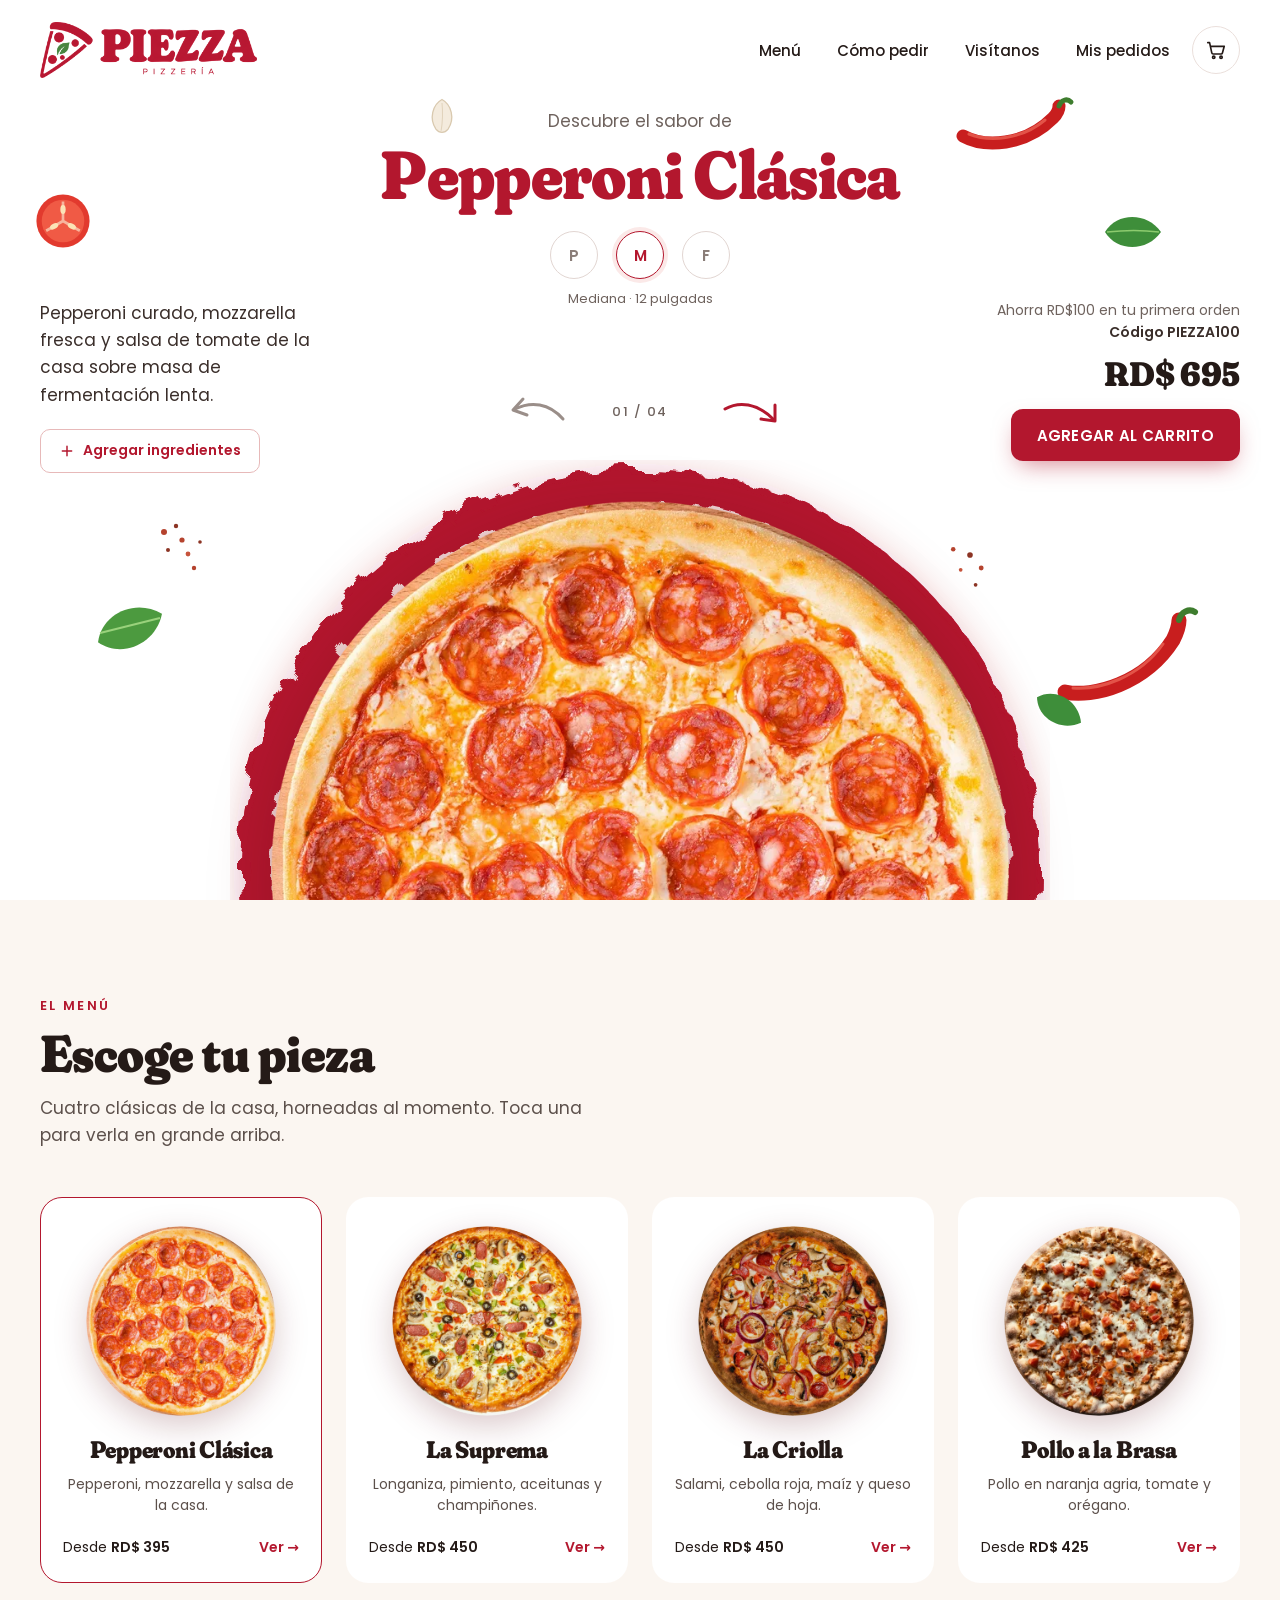
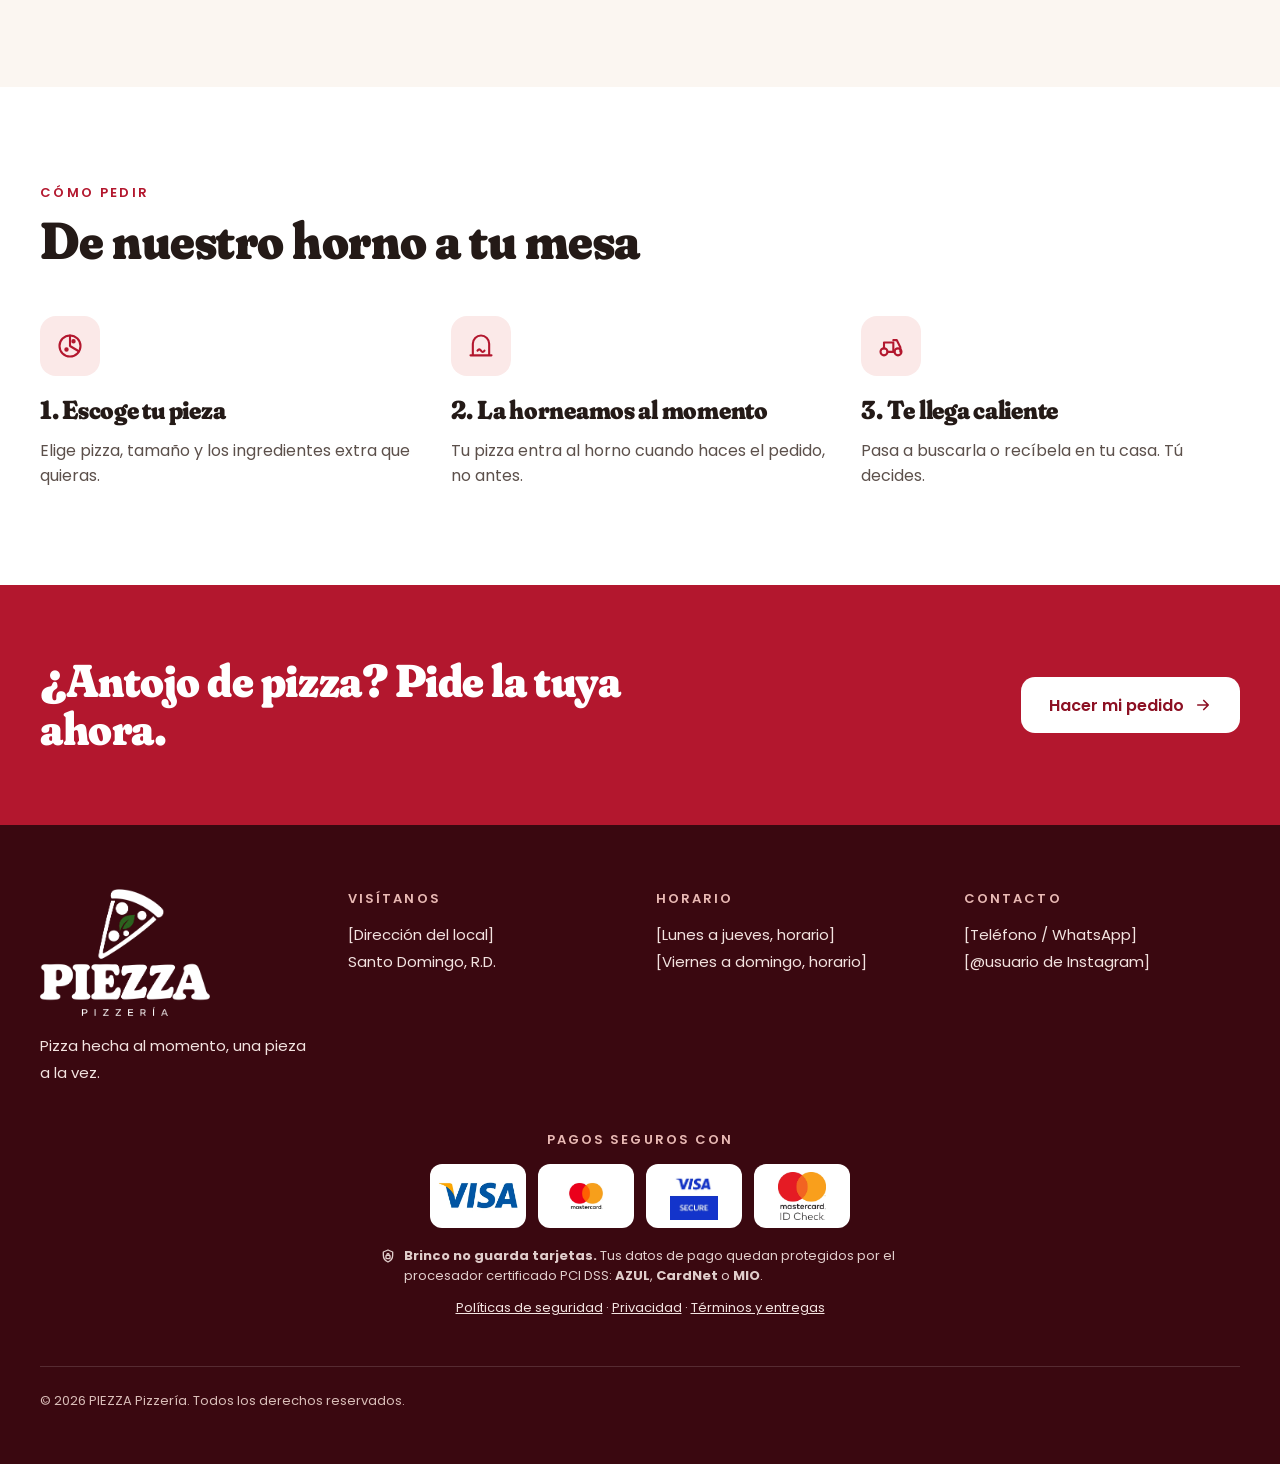
<file: index.html>
<!doctype html>
<html lang="es">
<head>
<meta charset="utf-8">
<meta name="viewport" content="width=device-width, initial-scale=1, viewport-fit=cover">
<title>PIEZZA Pizzería — Santo Domingo</title>
<meta name="description" content="PIEZZA Pizzería: pizzas hechas al momento en Santo Domingo. Escoge tu pieza, tamaño e ingredientes y pide por WhatsApp.">
<meta name="theme-color" content="#B3172E">
<link rel="canonical" href="https://piezza.brinco.do/">
<meta property="og:type" content="website">
<meta property="og:url" content="https://piezza.brinco.do/">
<meta property="og:title" content="PIEZZA Pizzería">
<meta property="og:description" content="Pizza hecha al momento, una pieza a la vez.">
<meta property="og:image" content="https://piezza.brinco.do/images/og.jpg">
<link rel="icon" type="image/png" href="images/favicon.png">
<link rel="apple-touch-icon" href="images/apple-touch-icon.png">
<link rel="preload" as="image" href="images/pepperoni.webp">
<link rel="preconnect" href="https://fonts.googleapis.com">
<link rel="preconnect" href="https://fonts.gstatic.com" crossorigin>
<link rel="stylesheet" href="https://fonts.googleapis.com/css2?family=Fraunces:opsz,wght,SOFT@9..144,700..900,100&family=Poppins:wght@400;500;600&display=swap">
<style>
:root{--red:#B3172E}
*{box-sizing:border-box}
html{scroll-behavior:smooth}
body{margin:0;background:#fff;font-family:Poppins,system-ui,sans-serif;color:#241A17;-webkit-font-smoothing:antialiased;overflow-x:hidden}
a{color:var(--red)}a:hover{color:#7E0E1F}
button{font-family:inherit}
:focus-visible{outline:3px solid #F2A43A;outline-offset:2px}
.disp{font-family:Fraunces,Georgia,serif;font-variation-settings:"SOFT" 100,"opsz" 144;font-weight:850;letter-spacing:-0.01em}
.wrap{max-width:1280px;margin:0 auto;padding:0 40px}
.sr{position:absolute;width:1px;height:1px;overflow:hidden;clip:rect(0 0 0 0)}

.nav{position:relative;z-index:6;display:flex;align-items:center;justify-content:space-between;gap:24px;padding:22px 40px;max-width:1360px;margin:0 auto}
.navlogo{height:56px;width:auto;display:block}
.navlinks{display:flex;align-items:center;gap:8px}
.navlink{color:#241A17;text-decoration:none;font-weight:500;font-size:15px;padding:12px 14px;border-radius:999px}
.navlink:hover{color:var(--red);background:#FBF1EE}
.cartbtn{position:relative;width:48px;height:48px;border-radius:999px;border:1px solid #EADFDB;background:#fff;display:grid;place-items:center;cursor:pointer;color:#241A17}
.cartbtn:hover{border-color:var(--red);color:var(--red)}
.badge{position:absolute;top:-4px;right:-4px;min-width:22px;height:22px;padding:0 6px;border-radius:999px;background:var(--red);color:#fff;font-size:12px;font-weight:600;display:grid;place-items:center}
.badge[hidden]{display:none}
.bump{animation:bump .35s ease}
@keyframes bump{40%{transform:scale(1.25)}}

.hero{position:relative;overflow:hidden;height:900px;background:#fff}
.hero-head{position:relative;z-index:4;text-align:center;padding-top:8px}
.kicker{margin:0;color:#6E625D;font-size:17px}
.title{margin:6px 0 0;font-size:68px;line-height:1.02;color:var(--red)}
.sizes{display:flex;justify-content:center;gap:18px;margin-top:22px}
.size{width:48px;height:48px;border-radius:999px;border:1.5px solid #E2D6D2;background:#fff;color:#8A7D78;font-weight:600;font-size:15px;cursor:pointer;transition:border-color .2s,color .2s,box-shadow .2s}
.size:hover{border-color:var(--red);color:var(--red)}
.size[aria-pressed="true"]{border-color:var(--red);color:var(--red);box-shadow:0 0 0 4px #FBE9E8}
.sizecap{margin:10px 0 0;font-size:13px;color:#6E625D}
.side{position:absolute;z-index:4;top:300px;width:300px}
.side.l{left:max(40px,calc(50% - 600px))}
.side.r{right:max(40px,calc(50% - 600px));text-align:right;display:flex;flex-direction:column;align-items:flex-end}
.desc{margin:0;font-size:17px;line-height:1.6;color:#3A2E2A}
.ghostbtn{margin-top:20px;display:inline-flex;align-items:center;gap:8px;height:44px;padding:0 18px;border-radius:10px;border:1.5px solid #E7B9B9;background:#fff;color:var(--red);font-weight:600;font-size:14px;cursor:pointer}
.ghostbtn:hover,.ghostbtn[aria-expanded="true"]{border-color:var(--red);background:#FFF7F6}
.chips{display:grid;grid-template-columns:repeat(2,max-content);gap:8px;margin-top:14px}
.chips[hidden]{display:none}
.chip{display:inline-flex;align-items:center;gap:6px;height:44px;padding:0 14px;border-radius:999px;border:1.5px solid #EADFDB;background:#fff;color:#3A2E2A;font-weight:500;font-size:13px;cursor:pointer}
.chip span{color:#6E625D}
.chip[aria-pressed="true"]{background:var(--red);border-color:var(--red);color:#fff}
.chip[aria-pressed="true"] span{color:#FFE3E3}
.promo{margin:0;font-size:14px;line-height:1.55;color:#6E625D}
.promo b{color:#3A2E2A;font-weight:600}
.price{margin:14px 0 0;font-size:34px;line-height:1;color:#241A17}
.addbtn{margin-top:18px;height:52px;padding:0 26px;border:0;border-radius:12px;background:var(--red);color:#fff;font-weight:600;font-size:15px;letter-spacing:.02em;cursor:pointer;box-shadow:0 10px 24px -8px rgba(179,23,46,.55);display:inline-flex;align-items:center;justify-content:center;gap:10px;transition:transform .15s,background .2s;min-width:220px}
.addbtn:hover{background:#9A1227;transform:translateY(-1px)}

/* one element at a time — never two layered */
.tx{transition:opacity .28s ease,transform .28s ease}
.tx.out{opacity:0;transform:translateY(-12px)}
.tx.pre{opacity:0;transform:translateY(12px);transition:none}

.stage{position:absolute;z-index:2;left:50%;bottom:0;width:820px;height:440px;transform:translateX(-50%)}
.arrows{position:absolute;z-index:5;left:50%;top:-74px;transform:translateX(-50%);display:flex;align-items:center;gap:150px}
.arrow{width:64px;height:48px;border:0;background:transparent;cursor:pointer;display:grid;place-items:center;border-radius:12px;color:#9A8E89}
.arrow.nx{color:var(--red)}
.arrow:hover{background:#FBF1EE;color:var(--red)}
.counter{position:absolute;left:50%;top:-58px;transform:translateX(-50%);margin:0;font-size:13px;letter-spacing:.12em;color:#6E625D;font-weight:500}
.wheel{position:absolute;left:0;top:0;width:820px;height:820px}
.pz{position:absolute;inset:0;transition:transform .55s cubic-bezier(.2,.85,.25,1)}
.pz.out{transition:transform .42s cubic-bezier(.55,0,.85,.35)}
.pz.out.r{transform:translateY(118%) rotate(-150deg)}
.pz.out.l{transform:translateY(118%) rotate(150deg)}
.pz.pre{transition:none}
.pz.pre.r{transform:translateY(118%) rotate(150deg)}
.pz.pre.l{transform:translateY(118%) rotate(-150deg)}
.ring{position:absolute;inset:0;width:100%;height:100%}
.pizza{position:absolute;left:4.88%;top:4.88%;width:90.24%;height:90.24%;border-radius:50%;animation:spin 90s linear infinite;filter:drop-shadow(0 18px 30px rgba(90,10,18,.28))}
@keyframes spin{to{transform:rotate(360deg)}}
.deco{position:absolute;z-index:1;pointer-events:none}

.menu{background:#FBF6F1;padding:96px 0 104px}
.eyebrow{margin:0;color:var(--red);font-weight:600;font-size:13px;letter-spacing:.18em;text-transform:uppercase}
.h2{margin:10px 0 0;font-size:52px;line-height:1.05;color:#241A17}
.lead{margin:14px 0 0;max-width:560px;font-size:17px;line-height:1.6;color:#5C504B}
.grid{display:grid;grid-template-columns:repeat(4,minmax(0,1fr));gap:24px;margin-top:48px}
.card{position:relative;display:flex;flex-direction:column;align-items:center;text-align:center;gap:10px;padding:28px 22px 24px;background:#fff;border-radius:22px;border:1.5px solid transparent;color:#241A17;cursor:pointer;font:inherit;transition:transform .25s,box-shadow .25s,border-color .25s}
.card:hover{transform:translateY(-4px);box-shadow:0 20px 40px -24px rgba(90,10,18,.35)}
.card[aria-current="true"]{border-color:var(--red)}
.card img{width:190px;height:190px;max-width:100%;border-radius:50%;filter:drop-shadow(0 10px 16px rgba(90,10,18,.22));transition:transform .6s cubic-bezier(.2,.85,.25,1)}
.card:hover img{transform:rotate(25deg)}
.cname{margin:10px 0 0;font-size:24px;line-height:1.15}
.cdesc{margin:0;font-size:14px;line-height:1.55;color:#5C504B}
.cfoot{margin-top:auto;padding-top:10px;display:flex;align-items:center;justify-content:space-between;width:100%;font-size:14px}
.cfoot b{font-weight:600}
.cgo{color:var(--red);font-weight:600}

.steps{padding:96px 0}
.stepgrid{display:grid;grid-template-columns:repeat(3,minmax(0,1fr));gap:32px;margin-top:48px}
.step{display:flex;flex-direction:column;gap:12px}
.sicon{width:60px;height:60px;border-radius:16px;background:#FBE9E8;color:var(--red);display:grid;place-items:center}
.sname{margin:6px 0 0;font-size:26px}
.stxt{margin:0;font-size:16px;line-height:1.6;color:#5C504B}

.band{background:var(--red);color:#fff;padding:72px 0}
.bandin{display:flex;align-items:center;justify-content:space-between;gap:32px;flex-wrap:wrap}
.bandt{margin:0;font-size:46px;line-height:1.05;max-width:640px}
.bandbtn{height:56px;padding:0 28px;border-radius:14px;background:#fff;color:#8C1023;font-weight:600;font-size:16px;display:inline-flex;align-items:center;gap:10px;text-decoration:none}
.bandbtn:hover{background:#FFF1EF;color:#8C1023}

.foot{background:#3A0810;color:#F3E3E0;padding:64px 0 40px}
.footgrid{display:grid;grid-template-columns:repeat(4,minmax(0,1fr));gap:32px}
.fh{margin:0 0 12px;font-size:13px;letter-spacing:.16em;text-transform:uppercase;color:#E9B9B4;font-weight:600}
.fp{margin:0;font-size:15px;line-height:1.8}
.foot a{color:#F3E3E0}.foot a:hover{color:#fff}
.legal{margin-top:48px;padding-top:24px;border-top:1px solid rgba(255,255,255,.14);font-size:13px;color:#D9BDB8}

/* cart drawer */
.scrim{position:fixed;inset:0;z-index:50;background:rgba(36,26,23,.45);opacity:0;pointer-events:none;transition:opacity .25s}
.drawer{position:fixed;z-index:51;top:0;right:0;height:100vh;height:100dvh;width:min(420px,100vw);background:#fff;display:flex;flex-direction:column;box-shadow:-20px 0 50px -20px rgba(36,26,23,.4);transform:translateX(105%);transition:transform .32s cubic-bezier(.2,.85,.25,1);visibility:hidden}
body.cart-open .scrim{opacity:1;pointer-events:auto}
body.cart-open .drawer{transform:none;visibility:visible}
body.cart-open{overflow:hidden}
.dhead{display:flex;align-items:center;justify-content:space-between;padding:22px 24px;border-bottom:1px solid #F0E6E2}
.dclose{width:44px;height:44px;border-radius:999px;border:1px solid #EADFDB;background:#fff;display:grid;place-items:center;cursor:pointer;color:#241A17}
.dclose:hover{border-color:var(--red);color:var(--red)}
.dempty{flex:1;display:flex;flex-direction:column;align-items:center;justify-content:center;gap:10px;text-align:center;padding:24px}
.dlist{flex:1;overflow-y:auto;padding:8px 24px}
.ditem{display:flex;gap:14px;align-items:flex-start;padding:16px 0;border-bottom:1px solid #F0E6E2}
.ditem img{width:72px;height:72px;border-radius:50%;flex:none}
.qty{display:inline-flex;align-items:center;border:1.5px solid #EADFDB;border-radius:999px}
.qty button{width:44px;height:40px;border:0;background:transparent;font-weight:600;font-size:18px;color:#241A17;cursor:pointer}
.qty button:hover{color:var(--red)}
.qty span{min-width:20px;text-align:center;font-weight:600}
.dfoot{padding:20px 24px calc(24px + env(safe-area-inset-bottom));border-top:1px solid #F0E6E2;display:flex;flex-direction:column;gap:14px}
.wabtn{height:54px;border-radius:12px;background:#1E8E4E;color:#fff;display:flex;align-items:center;justify-content:center;gap:10px;font-weight:600;font-size:16px;text-decoration:none}
.wabtn:hover{background:#177540;color:#fff}
.dclear{height:44px;border:0;background:transparent;color:#6E625D;font-weight:500;font-size:14px;cursor:pointer;text-decoration:underline}
.dclear:hover{color:var(--red)}
[hidden]{display:none !important}

@media (max-width:1100px){.side{width:250px}.title{font-size:56px}.arrows{gap:110px}}
@media (max-width:900px){
.nav{padding:16px 20px}.navlogo{height:44px}
.navlinks .navlink{display:none}
.wrap{padding:0 20px}
.hero{height:auto}
.title{font-size:44px}
.side{position:static;width:auto;max-width:520px;margin:28px auto 0;padding:0 20px;text-align:center}
.side.r{align-items:center;text-align:center}
.chips{justify-content:center}
.stage{position:relative;left:auto;transform:none;margin:96px auto 0;width:min(820px,100vw);height:calc(min(820px,100vw) / 2)}
.wheel{width:min(820px,100vw);height:min(820px,100vw)}
.arrows{gap:90px;top:-70px}
.deco.hide-sm{display:none}
.grid{grid-template-columns:repeat(2,minmax(0,1fr))}
.stepgrid{grid-template-columns:minmax(0,1fr)}
.footgrid{grid-template-columns:repeat(2,minmax(0,1fr))}
.h2{font-size:40px}.bandt{font-size:34px}
}
@media (max-width:560px){.grid,.footgrid{grid-template-columns:minmax(0,1fr)}.title{font-size:38px}}
/* Phone menu + hero order: name, sizes, whole pizza, then description and price */
.menubtn{display:none}
@media (max-width:900px){
.menubtn{display:grid;place-items:center;width:48px;height:48px;border-radius:999px;border:1px solid #EADFDB;background:#fff;color:#241A17;cursor:pointer}
.menubtn:hover{border-color:var(--red);color:var(--red)}
.navlinks{gap:10px}
.mnav{position:absolute;left:16px;right:16px;top:calc(100% - 4px);z-index:20;background:#fff;border:1px solid #EADFDB;border-radius:18px;box-shadow:0 18px 40px rgba(90,10,18,.16);padding:8px;display:flex;flex-direction:column}
.mnav a{display:flex;align-items:center;min-height:52px;padding:0 16px;border-radius:12px;color:#241A17;text-decoration:none;font-weight:500;font-size:17px}
.mnav a:hover{background:#FBF1EE;color:var(--red)}
.hero{display:flex;flex-direction:column;padding-bottom:40px}
.nav{order:0;position:relative}
.hero-head{order:1}
.stage{order:2;width:min(440px,calc(100vw - 32px));height:auto;margin:84px auto 0}
.stage .wheel{position:relative;left:auto;top:auto;transform:none;width:100%;height:auto;aspect-ratio:1/1;overflow:hidden;border-radius:50%}
.side.l{order:3}
.side.r{order:4;margin-top:18px}
.addbtn,.ghostbtn{width:100%;max-width:360px;min-height:52px;justify-content:center}
.size{width:52px;height:52px}
}
@media (prefers-reduced-motion:reduce){.pizza{animation:none}.pz,.tx,.drawer,.scrim{transition:none}}

/* Encabezado fijo: siempre visible al hacer scroll (carrito y menú a mano) */
.nav{position:fixed;top:0;left:0;right:0;z-index:30;max-width:1360px;margin:0 auto;transition:padding .25s ease}
.nav::before{content:"";position:absolute;top:0;bottom:0;left:calc(50% - 50vw);width:100vw;background:rgba(255,255,255,.94);-webkit-backdrop-filter:saturate(1.4) blur(10px);backdrop-filter:saturate(1.4) blur(10px);box-shadow:0 1px 0 #F1E6E2;opacity:0;transition:opacity .25s,box-shadow .25s;z-index:-1}
.nav.scrolled::before{opacity:1;box-shadow:0 8px 24px -18px rgba(90,10,18,.45),0 1px 0 #F1E6E2}
.navspace{height:100px;flex:none}
html{scroll-padding-top:96px}
.added{position:absolute;top:calc(100% + 10px);right:0;white-space:nowrap;background:#241A17;color:#fff;border-radius:999px;padding:7px 12px;font:600 13px Poppins,system-ui,sans-serif;display:flex;align-items:center;gap:6px;opacity:0;transform:translateY(-6px);transition:opacity .2s,transform .2s;pointer-events:none}
.added.show{opacity:1;transform:none}
.added::before{content:"";position:absolute;top:-5px;right:18px;width:10px;height:10px;background:#241A17;transform:rotate(45deg)}
@media (max-width:760px){.nav{position:fixed}.navspace{order:0}}
@media (prefers-reduced-motion:reduce){.nav,.nav::before,.added{transition:none}}
</style>
<link rel="stylesheet" href="/brinco/v1/kit.css">
<script src="/brinco/v1/kit.js" defer></script>
<style>
.paysafe{margin-top:44px}
.paybadges{display:flex;justify-content:center;flex-wrap:wrap;gap:12px}
.paybadges span{width:96px;height:64px;background:#fff;border-radius:12px;display:grid;place-items:center;padding:8px}
.fvault{max-width:520px;margin:18px auto 0}
.paybadges span{overflow:hidden}
@media (max-width:440px){.paybadges{gap:8px}.paybadges span{width:76px;height:54px;padding:6px}.paybadges img{max-height:40px}}
.paybadges img{max-width:100%;max-height:48px;width:auto;height:auto;object-fit:contain}
</style>
<style id="sc-tap">@media (max-width:760px){.flegal a,.flinks a,.payrow a,.paysafe a,.social a{display:inline-flex;align-items:center;min-height:44px}.iconbtn,.dclose{min-width:44px;min-height:44px}.sizes button{min-height:40px}}</style>
</head>
<body>

<section id="inicio" class="hero" aria-label="Pizza destacada">
<header class="nav">
<a href="#inicio"><img class="navlogo" src="images/piezza-horizontal.png" alt="PIEZZA Pizzería, inicio" width="216" height="56"></a>
<nav class="navlinks" aria-label="Principal">
<a class="navlink" href="#menu">Menú</a>
<a class="navlink" href="#como">Cómo pedir</a>
<a class="navlink" href="#visitanos">Visítanos</a>
<a class="navlink" href="/pedido/">Mis pedidos</a>
<button class="cartbtn" id="cartBtn" type="button" aria-label="Abrir carrito, 0 artículos" aria-controls="drawer" aria-expanded="false">
<svg width="22" height="22" viewBox="0 0 24 24" fill="none" stroke="currentColor" stroke-width="1.8" stroke-linecap="round" stroke-linejoin="round" aria-hidden="true"><path d="M3 4h2l2.4 11.2a1.5 1.5 0 0 0 1.5 1.2h8.6a1.5 1.5 0 0 0 1.5-1.1L21 8H6.2"/><circle cx="9.5" cy="20" r="1.3"/><circle cx="17.5" cy="20" r="1.3"/></svg>
<span class="badge" id="badge" hidden>0</span>
<span class="added" id="added" role="status" aria-live="polite"></span>
</button>
<button class="menubtn" id="menuBtn" type="button" aria-label="Abrir menú" aria-expanded="false" aria-controls="mnav">
<svg id="menuIco" width="22" height="22" viewBox="0 0 24 24" fill="none" stroke="currentColor" stroke-width="2" stroke-linecap="round" aria-hidden="true"><path d="M4 7h16M4 12h16M4 17h16"/></svg>
</button>
</nav>
<nav class="mnav" id="mnav" aria-label="Menú del celular" hidden>
<a href="#menu">Menú</a>
<a href="#como">Cómo pedir</a>
<a href="#visitanos">Visítanos</a>
<a href="/pedido/">Sigue tu pedido</a>
</nav>
</header>
<div class="navspace" id="navspace" aria-hidden="true"></div>

<svg class="deco hide-sm" style="left:2.5%;top:190px;width:62px;height:62px" viewBox="0 0 70 70" aria-hidden="true"><circle cx="35" cy="35" r="30" fill="#E23A2E"/><circle cx="35" cy="35" r="24" fill="#F05A45"/><path d="M35 35 L35 13 M35 35 L54 46 M35 35 L16 46" stroke="#F7B59E" stroke-width="3"/><ellipse cx="35" cy="22" rx="3" ry="5" fill="#FBE3B6"/><ellipse cx="45" cy="41" rx="3" ry="5" fill="#FBE3B6" transform="rotate(120 45 41)"/><ellipse cx="25" cy="41" rx="3" ry="5" fill="#FBE3B6" transform="rotate(240 25 41)"/></svg>
<svg class="deco hide-sm" style="left:33%;top:96px;width:40px;height:40px" viewBox="0 0 46 46" aria-hidden="true"><path d="M23 4 C34 10 38 26 30 38 C26 43 20 43 16 38 C8 26 12 10 23 4 Z" fill="#F4EBDD" stroke="#D9C9AF" stroke-width="1.5"/><path d="M23 8 C24 18 24 28 22 40" stroke="#E1D3BC" stroke-width="1.2" fill="none"/></svg>
<svg class="deco hide-sm" style="right:16%;top:96px;width:120px;height:60px" viewBox="0 0 120 60" aria-hidden="true"><path d="M8 40 C30 52 70 50 98 22 C102 18 104 14 104 10" stroke="#C81E1E" stroke-width="13" stroke-linecap="round" fill="none"/><path d="M14 38 C34 46 66 44 90 24" stroke="#F06A5A" stroke-width="3" stroke-linecap="round" fill="none" opacity=".7"/><path d="M104 10 C106 4 112 2 116 6" stroke="#3E7D2E" stroke-width="5" stroke-linecap="round" fill="none"/></svg>
<svg class="deco hide-sm" style="right:9%;top:210px;width:64px;height:44px" viewBox="0 0 64 44" aria-hidden="true"><path d="M4 22 C16 2 46 2 60 22 C46 42 16 42 4 22 Z" fill="#3E8E3A"/><path d="M6 22 C24 20 42 20 58 22" stroke="#8CCB6E" stroke-width="1.6" fill="none"/></svg>
<svg class="deco hide-sm" style="left:7%;top:600px;width:80px;height:56px" viewBox="0 0 64 44" aria-hidden="true"><path d="M4 22 C16 2 46 2 60 22 C46 42 16 42 4 22 Z" fill="#4C9A3F" transform="rotate(-24 32 22)"/><path d="M8 26 C24 22 40 18 56 14" stroke="#9AD27C" stroke-width="1.6" fill="none"/></svg>
<svg class="deco hide-sm" style="left:12%;top:520px;width:60px;height:60px" viewBox="0 0 60 60" aria-hidden="true"><circle cx="10" cy="12" r="3" fill="#B5432E"/><circle cx="22" cy="6" r="2.2" fill="#8C3424"/><circle cx="28" cy="20" r="2.6" fill="#B5432E"/><circle cx="14" cy="30" r="2" fill="#8C3424"/><circle cx="34" cy="34" r="2.4" fill="#C7533B"/><circle cx="46" cy="22" r="1.8" fill="#8C3424"/><circle cx="40" cy="48" r="2.2" fill="#B5432E"/></svg>
<svg class="deco hide-sm" style="right:6%;top:600px;width:150px;height:110px" viewBox="0 0 150 110" aria-hidden="true"><path d="M12 92 C40 98 92 84 120 40 C124 32 126 26 126 20" stroke="#C81E1E" stroke-width="15" stroke-linecap="round" fill="none"/><path d="M20 88 C46 90 86 78 110 44" stroke="#F06A5A" stroke-width="3" stroke-linecap="round" fill="none" opacity=".7"/><path d="M126 20 C128 12 136 8 142 12" stroke="#3E7D2E" stroke-width="6" stroke-linecap="round" fill="none"/></svg>
<svg class="deco hide-sm" style="right:15%;top:690px;width:58px;height:40px" viewBox="0 0 64 44" aria-hidden="true"><path d="M4 22 C16 2 46 2 60 22 C46 42 16 42 4 22 Z" fill="#3E8E3A" transform="rotate(30 32 22)"/></svg>
<svg class="deco hide-sm" style="right:22%;top:540px;width:56px;height:56px" viewBox="0 0 60 60" aria-hidden="true"><circle cx="12" cy="10" r="2.4" fill="#B5432E"/><circle cx="30" cy="16" r="3" fill="#8C3424"/><circle cx="20" cy="32" r="2" fill="#C7533B"/><circle cx="42" cy="30" r="2.6" fill="#B5432E"/><circle cx="36" cy="48" r="2" fill="#8C3424"/></svg>

<div class="hero-head">
<div class="tx" data-tx>
<p class="kicker">Descubre el sabor de</p>
<h1 class="title disp" id="pzName">Pepperoni Clásica</h1>
</div>
<div class="sizes" role="group" aria-label="Tamaño" id="sizes"></div>
<p class="sizecap" id="sizeCap">Mediana · 12 pulgadas</p>
</div>

<div class="side l">
<div class="tx" data-tx><p class="desc" id="pzDesc"></p></div>
<button class="ghostbtn" id="extrasBtn" type="button" aria-expanded="false" aria-controls="chips">
<svg width="16" height="16" viewBox="0 0 24 24" fill="none" stroke="currentColor" stroke-width="2.2" stroke-linecap="round" aria-hidden="true"><path d="M12 5v14M5 12h14"/></svg>
Agregar ingredientes
</button>
<div class="chips" id="chips" hidden></div>
</div>

<div class="side r">
<div class="tx" data-tx><p class="promo"><span id="pzPromo"></span><br><b>Código <span id="pzCode"></span></b></p></div>
<p class="price disp" id="price" aria-live="polite">RD$ 695</p>
<button class="addbtn" id="addBtn" type="button">AGREGAR AL CARRITO</button>
</div>

<div class="stage">
<div class="arrows">
<button class="arrow" id="prevBtn" type="button" aria-label="Pizza anterior"><svg width="60" height="34" viewBox="0 0 60 34" fill="none" aria-hidden="true"><path d="M56 26 C42 10 24 8 8 16" stroke="currentColor" stroke-width="3" stroke-linecap="round"/><path d="M16 6 L6 17 L20 22" stroke="currentColor" stroke-width="3" stroke-linecap="round" stroke-linejoin="round"/></svg></button>
<button class="arrow nx" id="nextBtn" type="button" aria-label="Pizza siguiente"><svg width="60" height="34" viewBox="0 0 60 34" fill="none" aria-hidden="true"><path d="M4 16 C18 8 36 10 52 26" stroke="currentColor" stroke-width="3" stroke-linecap="round"/><path d="M54 12 L54 28 L40 26" stroke="currentColor" stroke-width="3" stroke-linecap="round" stroke-linejoin="round"/></svg></button>
</div>
<p class="counter" id="counter" aria-live="polite">01 / 04</p>
<div class="wheel">
<div class="pz" id="pz">
<svg class="ring" viewBox="0 0 820 820" aria-hidden="true">
<defs>
<filter id="brush" x="-10%" y="-10%" width="120%" height="120%"><feTurbulence type="fractalNoise" baseFrequency="0.035" numOctaves="3" seed="7"/><feDisplacementMap in="SourceGraphic" scale="22"/></filter>
<filter id="glow" x="-20%" y="-20%" width="140%" height="140%"><feGaussianBlur stdDeviation="22"/></filter>
</defs>
<circle cx="410" cy="410" r="372" fill="none" stroke="#B3172E" stroke-opacity=".28" stroke-width="40" filter="url(#glow)"/>
<circle cx="410" cy="410" r="384" fill="none" stroke="#B3172E" stroke-width="34" filter="url(#brush)"/>
<circle cx="410" cy="410" r="398" fill="none" stroke="#B3172E" stroke-width="6" stroke-dasharray="40 26 120 30 70 22" filter="url(#brush)" opacity=".85"/>
</svg>
<img class="pizza" id="pzImg" src="images/pepperoni.webp" alt="" width="900" height="900" fetchpriority="high">
</div>
</div>
</div>
</section>

<section id="menu" class="menu" aria-labelledby="menu-h">
<div class="wrap">
<p class="eyebrow">El menú</p>
<h2 id="menu-h" class="h2 disp">Escoge tu pieza</h2>
<p class="lead">Cuatro clásicas de la casa, horneadas al momento. Toca una para verla en grande arriba.</p>
<div class="grid" id="cards"></div>
</div>
</section>

<section id="como" class="steps" aria-labelledby="como-h">
<div class="wrap">
<p class="eyebrow">Cómo pedir</p>
<h2 id="como-h" class="h2 disp">De nuestro horno a tu mesa</h2>
<div class="stepgrid">
<div class="step"><div class="sicon"><svg width="28" height="28" viewBox="0 0 24 24" fill="none" stroke="currentColor" stroke-width="1.8" stroke-linecap="round" stroke-linejoin="round" aria-hidden="true"><circle cx="12" cy="12" r="9"/><path d="M12 12 L12 3 M12 12 L19.5 16.5"/><circle cx="9" cy="15" r="1"/><circle cx="15" cy="8" r="1"/></svg></div><h3 class="sname disp">1. Escoge tu pieza</h3><p class="stxt">Elige pizza, tamaño y los ingredientes extra que quieras.</p></div>
<div class="step"><div class="sicon"><svg width="28" height="28" viewBox="0 0 24 24" fill="none" stroke="currentColor" stroke-width="1.8" stroke-linecap="round" stroke-linejoin="round" aria-hidden="true"><path d="M3 20h18M5 20V10a7 7 0 0 1 14 0v10"/><path d="M9 16c1-1.5 2-1.5 3 0s2 1.5 3 0"/></svg></div><h3 class="sname disp">2. La horneamos al momento</h3><p class="stxt">Tu pizza entra al horno cuando haces el pedido, no antes.</p></div>
<div class="step"><div class="sicon"><svg width="28" height="28" viewBox="0 0 24 24" fill="none" stroke="currentColor" stroke-width="1.8" stroke-linecap="round" stroke-linejoin="round" aria-hidden="true"><circle cx="6" cy="17" r="3"/><circle cx="18" cy="17" r="3"/><path d="M9 17h6M14 7h3l3 6v4M6 14V9h8v8"/></svg></div><h3 class="sname disp">3. Te llega caliente</h3><p class="stxt">Pasa a buscarla o recíbela en tu casa. Tú decides.</p></div>
</div>
</div>
</section>

<section class="band" aria-label="Pedir ahora">
<div class="wrap bandin">
<h2 class="bandt disp">¿Antojo de pizza? Pide la tuya ahora.</h2>
<a class="bandbtn" href="#inicio">Hacer mi pedido <svg width="18" height="18" viewBox="0 0 24 24" fill="none" stroke="currentColor" stroke-width="2.2" stroke-linecap="round" stroke-linejoin="round" aria-hidden="true"><path d="M5 12h14M13 6l6 6-6 6"/></svg></a>
</div>
</section>

<footer id="visitanos" class="foot">
<div class="wrap">
<div class="footgrid">
<div><img src="images/piezza-logo-white.png" alt="PIEZZA Pizzería" width="170" height="127" style="display:block;height:auto"><p class="fp" style="margin-top:16px">Pizza hecha al momento, una pieza a la vez.</p></div>
<div><p class="fh">Visítanos</p><p class="fp">[Dirección del local]<br>Santo Domingo, R.D.</p></div>
<div><p class="fh">Horario</p><p class="fp">[Lunes a jueves, horario]<br>[Viernes a domingo, horario]</p></div>
<div><p class="fh">Contacto</p><p class="fp">[Teléfono / WhatsApp]<br>[@usuario de Instagram]</p></div>
</div>
<div class="paysafe">
<p class="fh" style="text-align:center;margin:0 0 14px">Pagos seguros con</p>
<div class="paybadges">
<span><img src="images/pagos/visa.webp" alt="Visa" width="300" height="169"></span>
<span><img src="images/pagos/mastercard.webp" alt="Mastercard" width="300" height="300"></span>
<span><img src="images/pagos/visa-secure.webp" alt="Visa Secure" width="198" height="198"></span>
<span><img src="images/pagos/mastercard-id-check.webp" alt="Mastercard ID Check" width="299" height="300"></span>
</div>
<p class="fvault" data-brinco="vault-footer"></p>
<p style="text-align:center;margin:12px 0 0;font-size:13px"><a href="/seguridad/">Políticas de seguridad</a> · <a href="/privacidad/">Privacidad</a> · <a href="/terminos/">Términos y entregas</a></p>
</div>
<p class="legal">© 2026 PIEZZA Pizzería. Todos los derechos reservados.</p>
</div>
</footer>

<div class="scrim" id="scrim"></div>
<aside class="drawer" id="drawer" role="dialog" aria-modal="true" aria-labelledby="drawer-h">
<div class="dhead">
<h2 class="disp" id="drawer-h" style="margin:0;font-size:30px">Tu carrito</h2>
<button class="dclose" id="closeBtn" type="button" aria-label="Cerrar carrito"><svg width="20" height="20" viewBox="0 0 24 24" fill="none" stroke="currentColor" stroke-width="2.2" stroke-linecap="round" aria-hidden="true"><path d="M6 6l12 12M18 6L6 18"/></svg></button>
</div>
<div class="dempty" id="dEmpty">
<svg width="56" height="56" viewBox="0 0 24 24" fill="none" stroke="#C9B9B3" stroke-width="1.4" stroke-linecap="round" stroke-linejoin="round" aria-hidden="true"><path d="M3 4h2l2.4 11.2a1.5 1.5 0 0 0 1.5 1.2h8.6a1.5 1.5 0 0 0 1.5-1.1L21 8H6.2"/><circle cx="9.5" cy="20" r="1.3"/><circle cx="17.5" cy="20" r="1.3"/></svg>
<p style="margin:0;font-size:17px;font-weight:600">Tu carrito está vacío</p>
<p style="margin:0;font-size:14px;color:#6E625D">Escoge una pizza y dale a "Agregar al carrito".</p>
<button class="addbtn" type="button" data-close>VER PIZZAS</button>
</div>
<div class="dlist" id="dList" hidden></div>
<div class="dfoot" id="dFoot" hidden>
<div style="display:flex;justify-content:space-between;align-items:baseline"><span style="font-size:15px;color:#5C504B">Total</span><span class="disp" style="font-size:32px" id="dTotal">RD$ 0</span></div>
<button class="wabtn" id="goCheckout" type="button" style="background:var(--red);border:0;cursor:pointer;font-family:inherit">
Finalizar pedido
<svg width="18" height="18" viewBox="0 0 24 24" fill="none" stroke="currentColor" stroke-width="2.2" stroke-linecap="round" stroke-linejoin="round" aria-hidden="true"><path d="M5 12h14M13 6l6 6-6 6"/></svg>
</button>
<button class="dclear" id="clearBtn" type="button">Vaciar carrito</button>
</div>
</aside>

<script>
(function(){
  var PZ = [
    {name:'Pepperoni Clásica', img:'images/pepperoni.webp', alt:'Pizza de pepperoni vista desde arriba',
     desc:'Pepperoni curado, mozzarella fresca y salsa de tomate de la casa sobre masa de fermentación lenta.',
     short:'Pepperoni, mozzarella y salsa de la casa.', promo:'Ahorra RD$100 en tu primera orden', code:'PIEZZA100', prices:[395,695,995]},
    {name:'La Suprema', img:'images/suprema.webp', alt:'Pizza suprema con aceitunas, pimiento y champiñones',
     desc:'Longaniza, pimiento verde, aceitunas negras, champiñones y mozzarella gratinada.',
     short:'Longaniza, pimiento, aceitunas y champiñones.', promo:'Martes de 2x1 en tamaño mediano', code:'MARTES2X1', prices:[450,795,1095]},
    {name:'La Criolla', img:'images/criolla.webp', alt:'Pizza con salami, cebolla roja y maíz',
     desc:'Salami dominicano, cebolla roja, maíz dulce, jamón y un toque de queso de hoja.',
     short:'Salami, cebolla roja, maíz y queso de hoja.', promo:'Lleva una Criolla familiar y el refresco va por la casa', code:'CRIOLLA', prices:[450,795,1095]},
    {name:'Pollo a la Brasa', img:'images/pollo.webp', alt:'Pizza de pollo con tomate',
     desc:'Pollo marinado en naranja agria, tomate, cebolla y orégano dominicano.',
     short:'Pollo en naranja agria, tomate y orégano.', promo:'RD$80 de descuento pidiendo por la web', code:'WEB80', prices:[425,750,1050]}
  ];
  var SIZES = [{s:'P',label:'Personal',cap:'Personal · 8 pulgadas'},{s:'M',label:'Mediana',cap:'Mediana · 12 pulgadas'},{s:'F',label:'Familiar',cap:'Familiar · 16 pulgadas'}];
  var EXTRAS = [{id:'queso',name:'Extra queso',price:75},{id:'champ',name:'Champiñones',price:60},{id:'jala',name:'Jalapeño',price:50},{id:'toci',name:'Tocineta',price:90}];

  var st = {i:0, size:1, ex:{}, cart:[], busy:false};
  try { var saved = JSON.parse(localStorage.getItem('piezza-cart')||'[]'); if (Array.isArray(saved)) st.cart = saved; } catch(e){}

  var $ = function(id){ return document.getElementById(id); };
  var fmt = function(n){ return 'RD$ ' + n.toLocaleString('es-DO'); };
  var esc = function(s){ return String(s).replace(/[&<>"]/g, function(c){ return {'&':'&amp;','<':'&lt;','>':'&gt;','"':'&quot;'}[c]; }); };
  var reduce = window.matchMedia && matchMedia('(prefers-reduced-motion: reduce)').matches;
  // preload all pizzas so swaps never show a blank frame
  PZ.forEach(function(p){ var im = new Image(); im.src = p.img; });

  function extrasSum(){ return EXTRAS.reduce(function(a,e){ return a + (st.ex[e.id] ? e.price : 0); }, 0); }
  function unitPrice(){ return PZ[st.i].prices[st.size] + extrasSum(); }

  function renderPizzaText(){
    var p = PZ[st.i];
    $('pzName').textContent = p.name;
    $('pzDesc').textContent = p.desc;
    $('pzPromo').textContent = p.promo;
    $('pzCode').textContent = p.code;
    $('pzImg').src = p.img; $('pzImg').alt = p.alt;
    $('counter').textContent = String(st.i+1).padStart(2,'0') + ' / ' + String(PZ.length).padStart(2,'0');
    document.querySelectorAll('.card').forEach(function(c,j){ c.setAttribute('aria-current', j===st.i ? 'true' : 'false'); });
  }
  function renderPrice(){ $('price').textContent = fmt(unitPrice()); }
  function renderSizes(){
    $('sizes').innerHTML = SIZES.map(function(z,k){
      return '<button class="size" type="button" data-size="'+k+'" aria-label="'+z.label+'" aria-pressed="'+(k===st.size)+'">'+z.s+'</button>';
    }).join('');
    $('sizeCap').textContent = SIZES[st.size].cap;
  }
  function renderChips(){
    $('chips').innerHTML = EXTRAS.map(function(e){
      return '<button class="chip" type="button" data-ex="'+e.id+'" aria-pressed="'+(!!st.ex[e.id])+'">'+e.name+' <span>+RD$ '+e.price+'</span></button>';
    }).join('');
  }
  function renderCards(){
    $('cards').innerHTML = PZ.map(function(p,j){
      return '<button class="card" type="button" data-pick="'+j+'" aria-current="'+(j===st.i)+'">'+
        '<img src="'+p.img+'" alt="'+esc(p.alt)+'" width="190" height="190" loading="lazy">'+
        '<h3 class="cname disp">'+esc(p.name)+'</h3><p class="cdesc">'+esc(p.short)+'</p>'+
        '<span class="cfoot"><span>Desde <b>'+fmt(p.prices[0])+'</b></span><span class="cgo">Ver →</span></span></button>';
    }).join('');
  }

  function goTo(target, dir){
    if (st.busy || target === st.i) return;
    var tx = document.querySelectorAll('[data-tx]'), pz = $('pz'), side = dir > 0 ? 'r' : 'l';
    if (reduce){ st.i = target; renderPizzaText(); renderPrice(); return; }
    st.busy = true;
    tx.forEach(function(el){ el.classList.add('out'); });
    pz.classList.remove('l','r'); pz.classList.add('out', side);
    setTimeout(function(){
      st.i = target; renderPizzaText(); renderPrice();
      tx.forEach(function(el){ el.classList.remove('out'); el.classList.add('pre'); });
      pz.classList.remove('out'); pz.classList.add('pre');
      void pz.offsetWidth; // fuerza el punto de partida antes de entrar
      tx.forEach(function(el){ el.classList.remove('pre'); });
      pz.classList.remove('pre');
      setTimeout(function(){ pz.classList.remove('l','r'); st.busy = false; }, 560);
    }, 430);
  }
  function step(d){ goTo((st.i + d + PZ.length) % PZ.length, d); }

  // ---- carrito ----
  function save(){ try { localStorage.setItem('piezza-cart', JSON.stringify(st.cart)); } catch(e){} }
  function renderCart(){
    var count = st.cart.reduce(function(a,c){ return a + c.qty; }, 0);
    var total = st.cart.reduce(function(a,c){ return a + c.qty*c.unit; }, 0);
    var b = $('badge'); b.textContent = count; b.hidden = count === 0;
    $('cartBtn').setAttribute('aria-label', 'Abrir carrito, ' + count + (count === 1 ? ' artículo' : ' artículos'));
    var empty = st.cart.length === 0;
    $('dEmpty').hidden = !empty; $('dList').hidden = empty; $('dFoot').hidden = empty;
    $('dList').innerHTML = st.cart.map(function(c){
      return '<div class="ditem"><img src="'+c.img+'" alt=""><div style="flex:1 1 auto;min-width:0;display:flex;flex-direction:column;gap:4px">'+
        '<p style="margin:0;font-weight:600;font-size:15px">'+esc(c.name)+'</p><p style="margin:0;font-size:13px;color:#6E625D">'+esc(c.detail)+'</p>'+
        '<div style="display:flex;align-items:center;justify-content:space-between;gap:8px;margin-top:6px">'+
        '<div class="qty"><button type="button" data-q="-1" data-key="'+c.key+'" aria-label="Quitar uno">−</button><span>'+c.qty+'</span>'+
        '<button type="button" data-q="1" data-key="'+c.key+'" aria-label="Agregar uno">+</button></div>'+
        '<span style="font-weight:600">'+fmt(c.unit*c.qty)+'</span></div></div></div>';
    }).join('');
    $('dTotal').textContent = fmt(total);
  }
  // La caja del Brinco Kit usa esto para leer el pedido y vaciarlo al confirmar el pago
  // Referencia del menú para Brinco (la usa el Wallet para recalcular el precio): "pizza-tamaño-extras" → {p, v, x}
  function pzSku(key){ var k = String(key || '').split('-'), z = SIZES[+k[1]]; return {p:k[0], v:z ? z.s : '', x:k.slice(2).join('-').split('.').filter(Boolean)}; }
  window.BrincoCart = window.PZCart = {
    items: function(){ return st.cart.map(function(c){ return {name:c.name, detail:c.detail, qty:c.qty, unit:c.unit, img:c.img, sku:pzSku(c.key)}; }); },
    total: function(){ return st.cart.reduce(function(a,c){ return a + c.qty*c.unit; }, 0); },
    clear: function(){ st.cart = []; save(); renderCart(); },
    close: function(){ closeCart(); },
    fmt: fmt
  };
  function addToCart(){
    var ids = EXTRAS.filter(function(e){ return st.ex[e.id]; });
    var key = st.i + '-' + st.size + '-' + ids.map(function(e){ return e.id; }).join('.');
    var found = st.cart.filter(function(c){ return c.key === key; })[0];
    if (found) found.qty++;
    else st.cart.push({key:key, name:PZ[st.i].name, img:PZ[st.i].img, qty:1, unit:unitPrice(),
      detail: SIZES[st.size].label + (ids.length ? ' · ' + ids.map(function(e){ return e.name; }).join(', ') : '')});
    save(); renderCart();
    if (window.Brinco && Brinco.track) Brinco.track('carrito', { pizza: PZ[st.i].name, total: unitPrice() });
    var btn = $('addBtn'); btn.textContent = '✓ ¡AGREGADA!';
    clearTimeout(addToCart.t); addToCart.t = setTimeout(function(){ btn.textContent = 'AGREGAR AL CARRITO'; }, 1400);
    var badge = $('badge'); badge.classList.remove('bump'); void badge.offsetWidth; badge.classList.add('bump');
    var ad = $('added'); ad.textContent = '✓ ' + PZ[st.i].name + ' en tu carrito'; ad.classList.add('show');
    clearTimeout(addToCart.a); addToCart.a = setTimeout(function(){ ad.classList.remove('show'); }, 2200);
  }
  var lastFocus = null;
  function openCart(){ lastFocus = document.activeElement; document.body.classList.add('cart-open'); $('cartBtn').setAttribute('aria-expanded','true'); setTimeout(function(){ $('closeBtn').focus(); }, 50); }
  function closeCart(){ document.body.classList.remove('cart-open'); $('cartBtn').setAttribute('aria-expanded','false'); if (lastFocus) lastFocus.focus(); }

  // ---- eventos ----
  $('prevBtn').addEventListener('click', function(){ step(-1); });
  $('nextBtn').addEventListener('click', function(){ step(1); });
  $('sizes').addEventListener('click', function(e){ var b = e.target.closest('[data-size]'); if (!b) return; st.size = +b.dataset.size; renderSizes(); renderPrice(); });
  $('extrasBtn').addEventListener('click', function(){ var c = $('chips'); c.hidden = !c.hidden; this.setAttribute('aria-expanded', String(!c.hidden)); });
  $('chips').addEventListener('click', function(e){ var b = e.target.closest('[data-ex]'); if (!b) return; st.ex[b.dataset.ex] = !st.ex[b.dataset.ex]; renderChips(); renderPrice(); });
  $('cards').addEventListener('click', function(e){
    var b = e.target.closest('[data-pick]'); if (!b) return; var j = +b.dataset.pick;
    document.getElementById('inicio').scrollIntoView({behavior: reduce ? 'auto' : 'smooth'});
    setTimeout(function(){ goTo(j, j > st.i ? 1 : -1); }, reduce ? 0 : 450);
  });
  $('addBtn').addEventListener('click', addToCart);
  $('cartBtn').addEventListener('click', openCart);
  $('closeBtn').addEventListener('click', closeCart);
  $('scrim').addEventListener('click', closeCart);
  document.querySelector('[data-close]').addEventListener('click', closeCart);
  document.addEventListener('keydown', function(e){ if (e.key === 'Escape' && document.body.classList.contains('cart-open')) closeCart(); });
  $('dList').addEventListener('click', function(e){
    var b = e.target.closest('[data-q]'); if (!b) return;
    st.cart = st.cart.map(function(c){ if (c.key === b.dataset.key) c.qty += +b.dataset.q; return c; }).filter(function(c){ return c.qty > 0; });
    save(); renderCart();
  });
  $('clearBtn').addEventListener('click', function(){ st.cart = []; save(); renderCart(); });
  // deslizar sobre la pizza en el celular
  var sx = null;
  $('pz').addEventListener('touchstart', function(e){ sx = e.touches[0].clientX; }, {passive:true});
  $('pz').addEventListener('touchend', function(e){ if (sx === null) return; var dx = e.changedTouches[0].clientX - sx; if (Math.abs(dx) > 40) step(dx < 0 ? 1 : -1); sx = null; });

  renderSizes(); renderChips(); renderCards(); renderPizzaText(); renderPrice(); renderCart();
})();
</script>
<script>
(function(){
  var b=document.getElementById('menuBtn'), m=document.getElementById('mnav'), ico=document.getElementById('menuIco');
  if(!b||!m) return;
  function set(open){ m.hidden=!open; b.setAttribute('aria-expanded',open?'true':'false'); b.setAttribute('aria-label',open?'Cerrar menú':'Abrir menú');
    ico.innerHTML=open?'<path d="M6 6l12 12M18 6L6 18"/>':'<path d="M4 7h16M4 12h16M4 17h16"/>'; }
  b.addEventListener('click',function(e){ e.stopPropagation(); set(m.hidden); });
  m.addEventListener('click',function(e){ if(e.target.closest('a')) set(false); });
  document.addEventListener('click',function(e){ if(!m.hidden && !m.contains(e.target)) set(false); });
  document.addEventListener('keydown',function(e){ if(e.key==='Escape' && !m.hidden){ set(false); b.focus(); } });
  var cart=document.getElementById('cartBtn'); if(cart) cart.addEventListener('click',function(){ set(false); });
  window.addEventListener('resize',function(){ if(window.innerWidth>900) set(false); });
})();
</script>
<script>
/* Encabezado fijo: reserva su espacio y le pone fondo al bajar */
(function () {
  var nav = document.querySelector('.nav'), sp = document.getElementById('navspace');
  function size() { sp.style.height = nav.offsetHeight + 'px'; }
  function onScroll() { nav.classList.toggle('scrolled', window.scrollY > 8); }
  size(); onScroll();
  window.addEventListener('resize', size); window.addEventListener('load', size);
  window.addEventListener('scroll', onScroll, { passive: true });
})();
</script>
<script>document.getElementById('goCheckout').addEventListener('click', function () { if (window.Brinco) Brinco.checkout(); });</script>
</body>
</html>
</file>
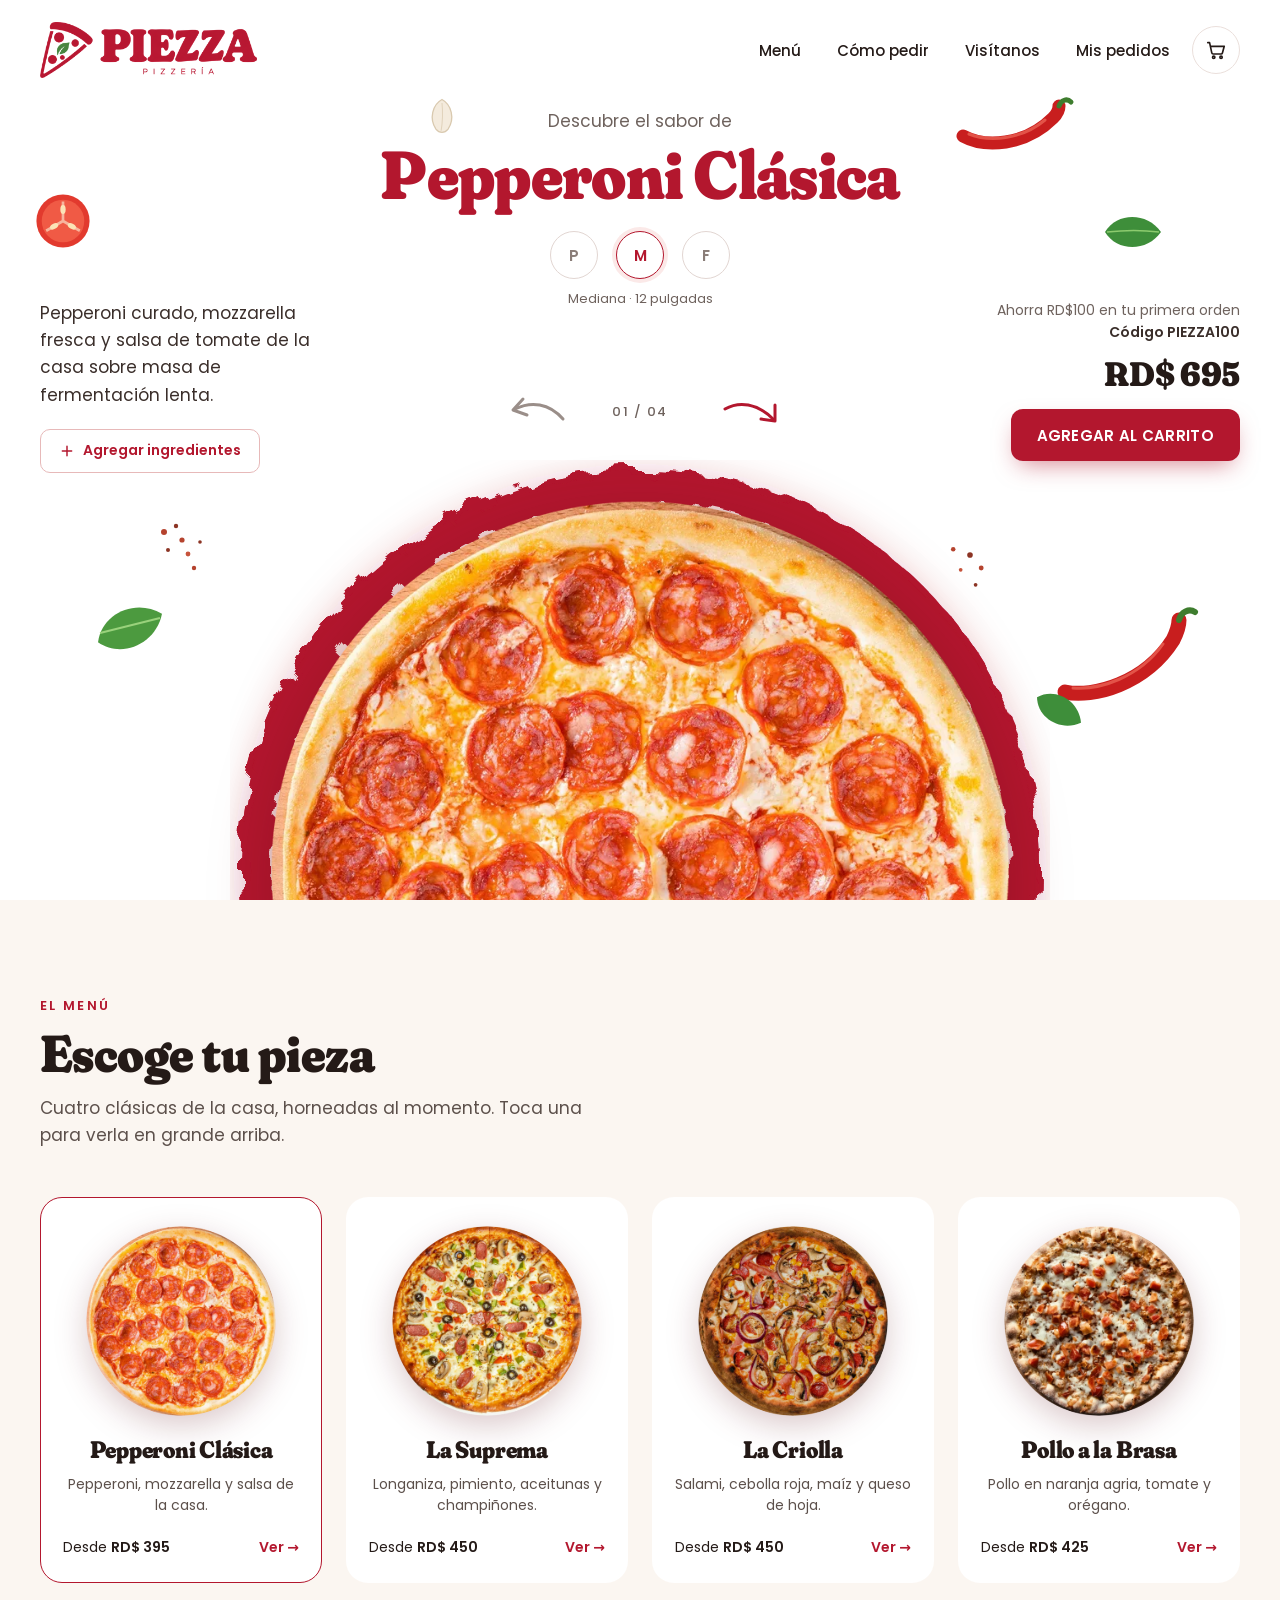
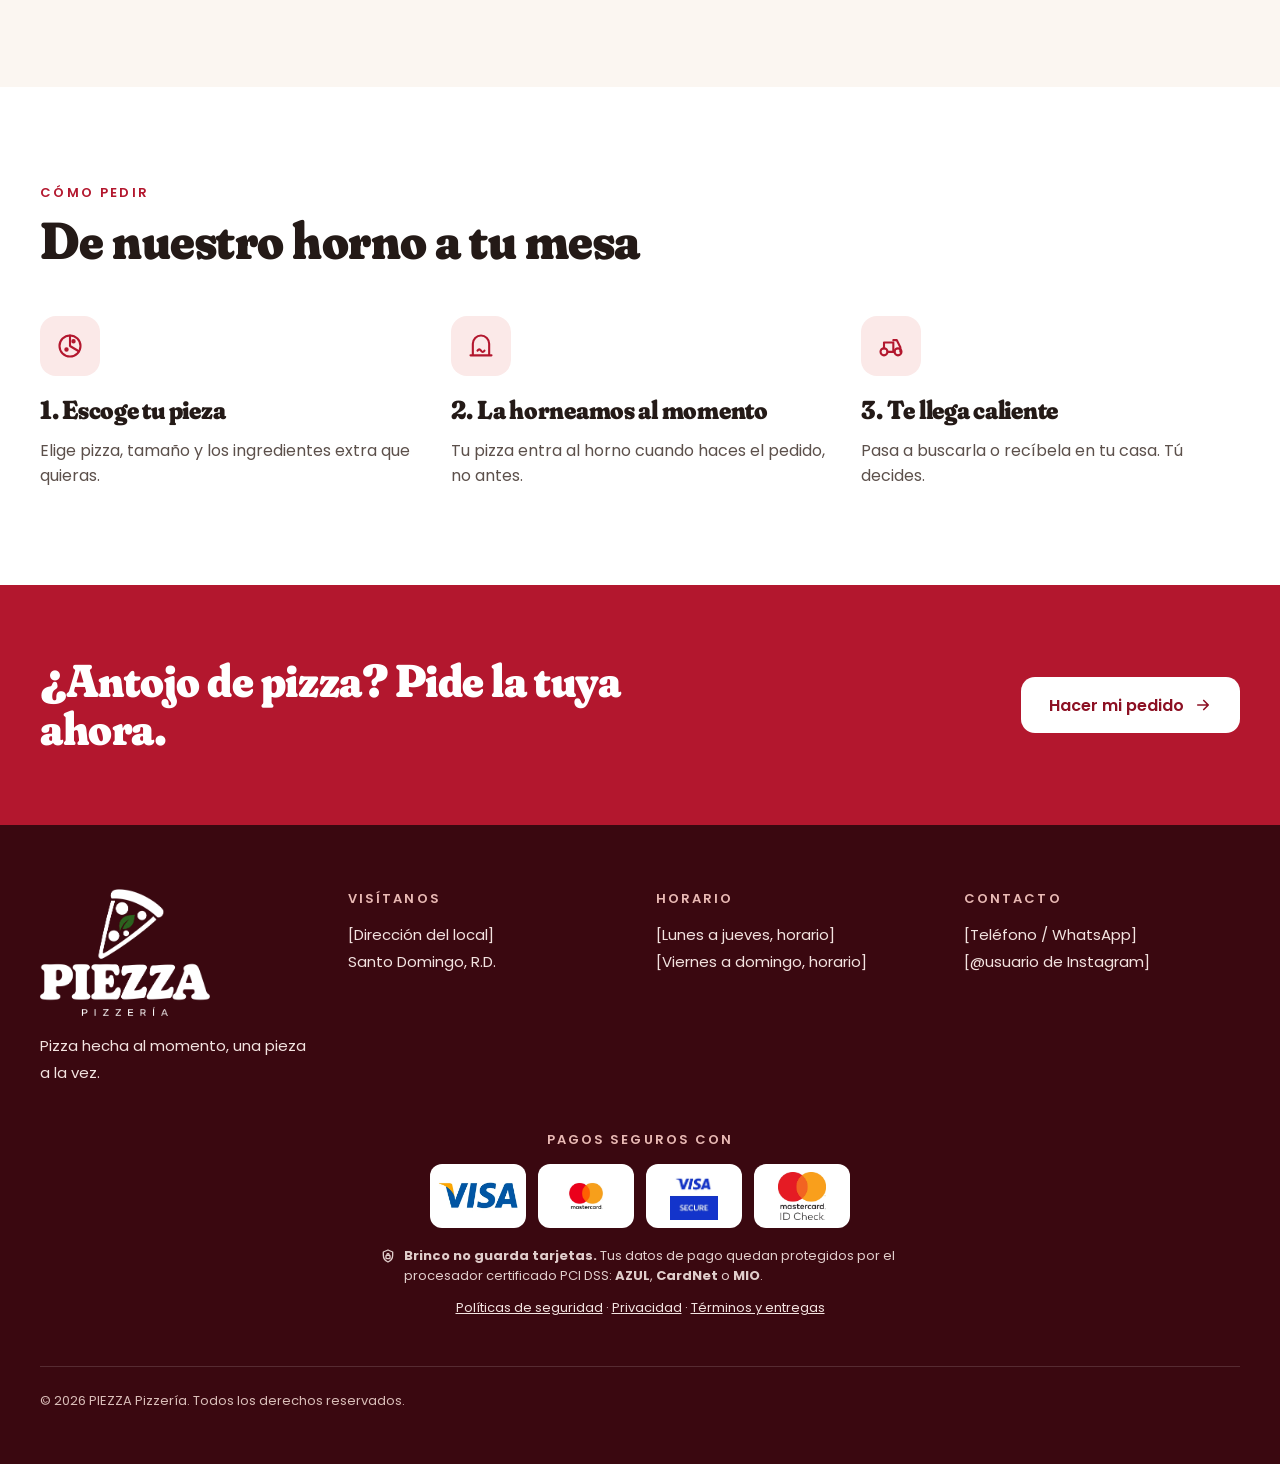
<file: ad/index.html>
<!doctype html>
<html lang="es"><head><meta charset="utf-8"><meta name="viewport" content="width=device-width,initial-scale=1">
<title>PIEZZA Pizzería</title><meta name="robots" content="noindex">
<meta property="og:title" content="PIEZZA Pizzería"><meta property="og:description" content="Pizza hecha al momento, una pieza a la vez. Pide en línea.">
<meta property="og:image" content="https://piezza.brinco.do/images/og.jpg">
<link rel="icon" type="image/png" href="/images/favicon.png">
<meta http-equiv="refresh" content="2;url=/?src=ad">
<script src="/brinco/v1/kit.js" data-link="ad"></script>
</head><body style="margin:0;background:#B3172E"></body></html>
</file>
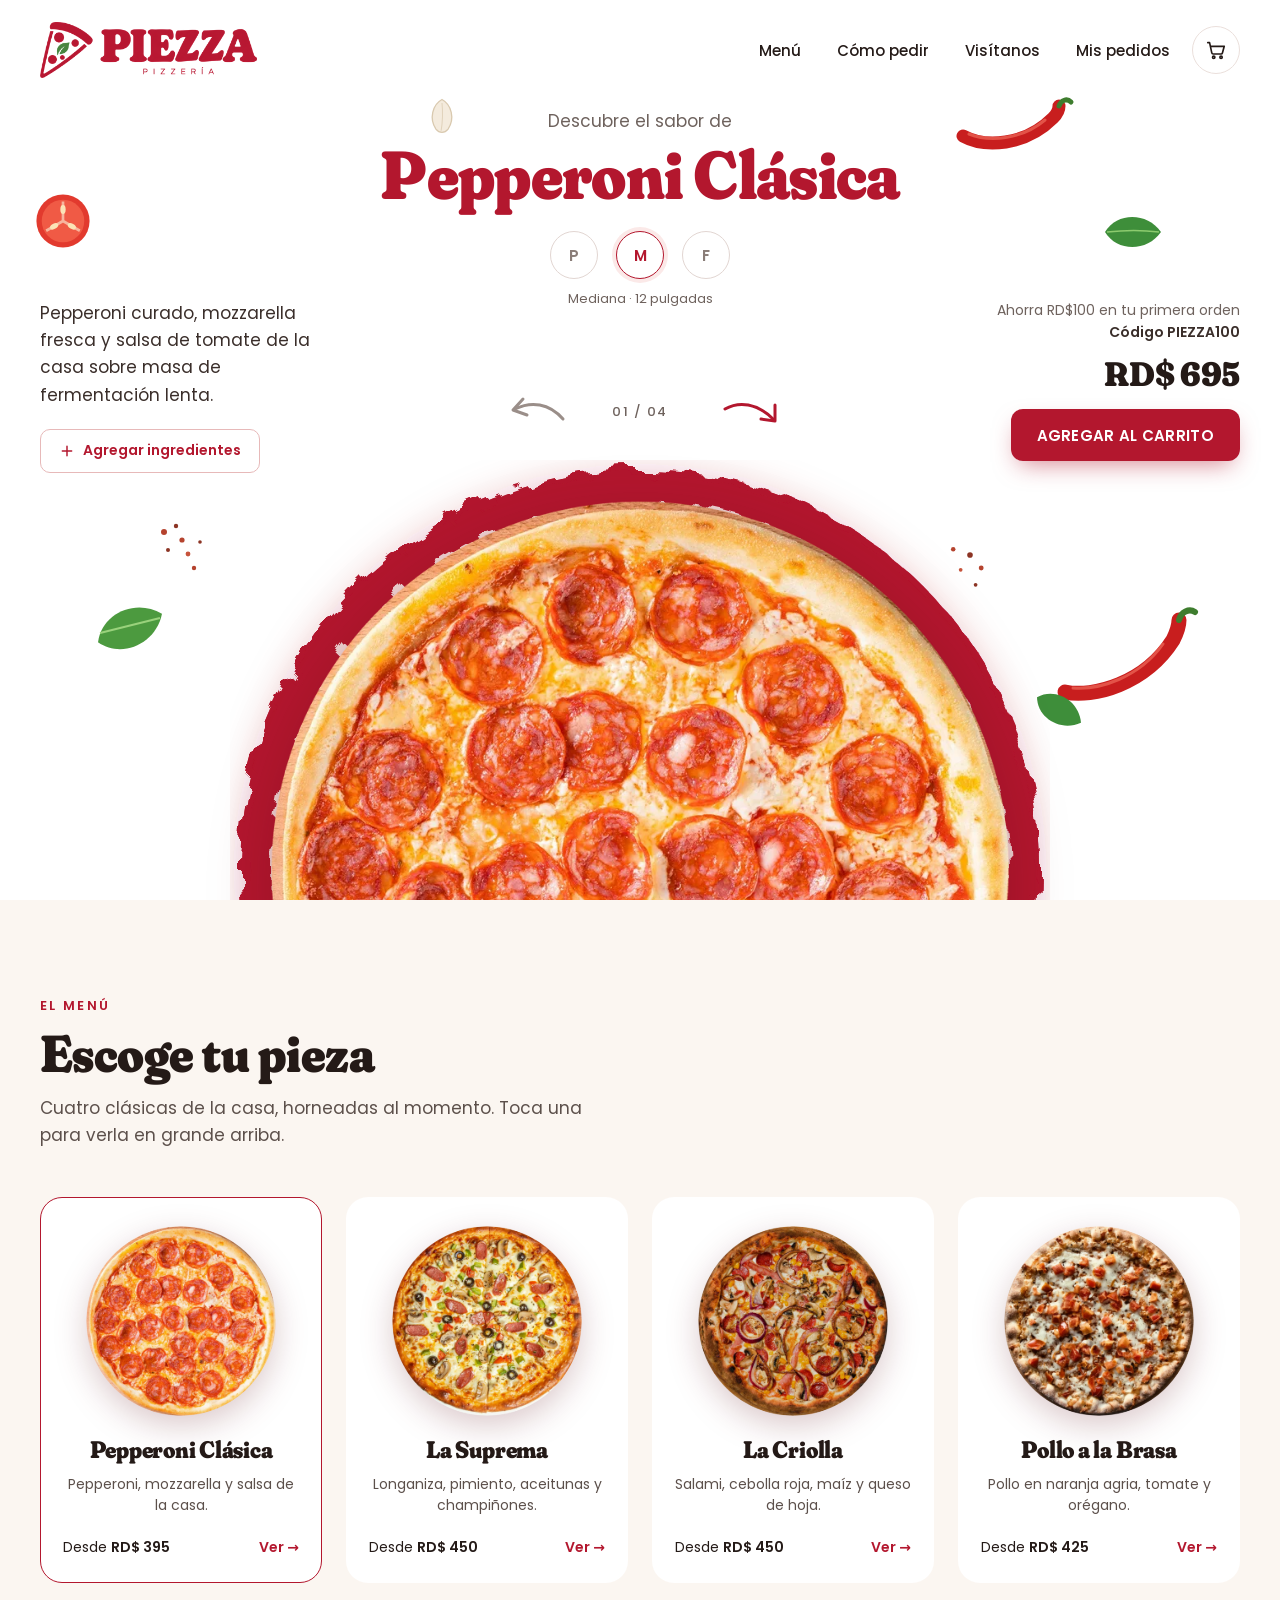
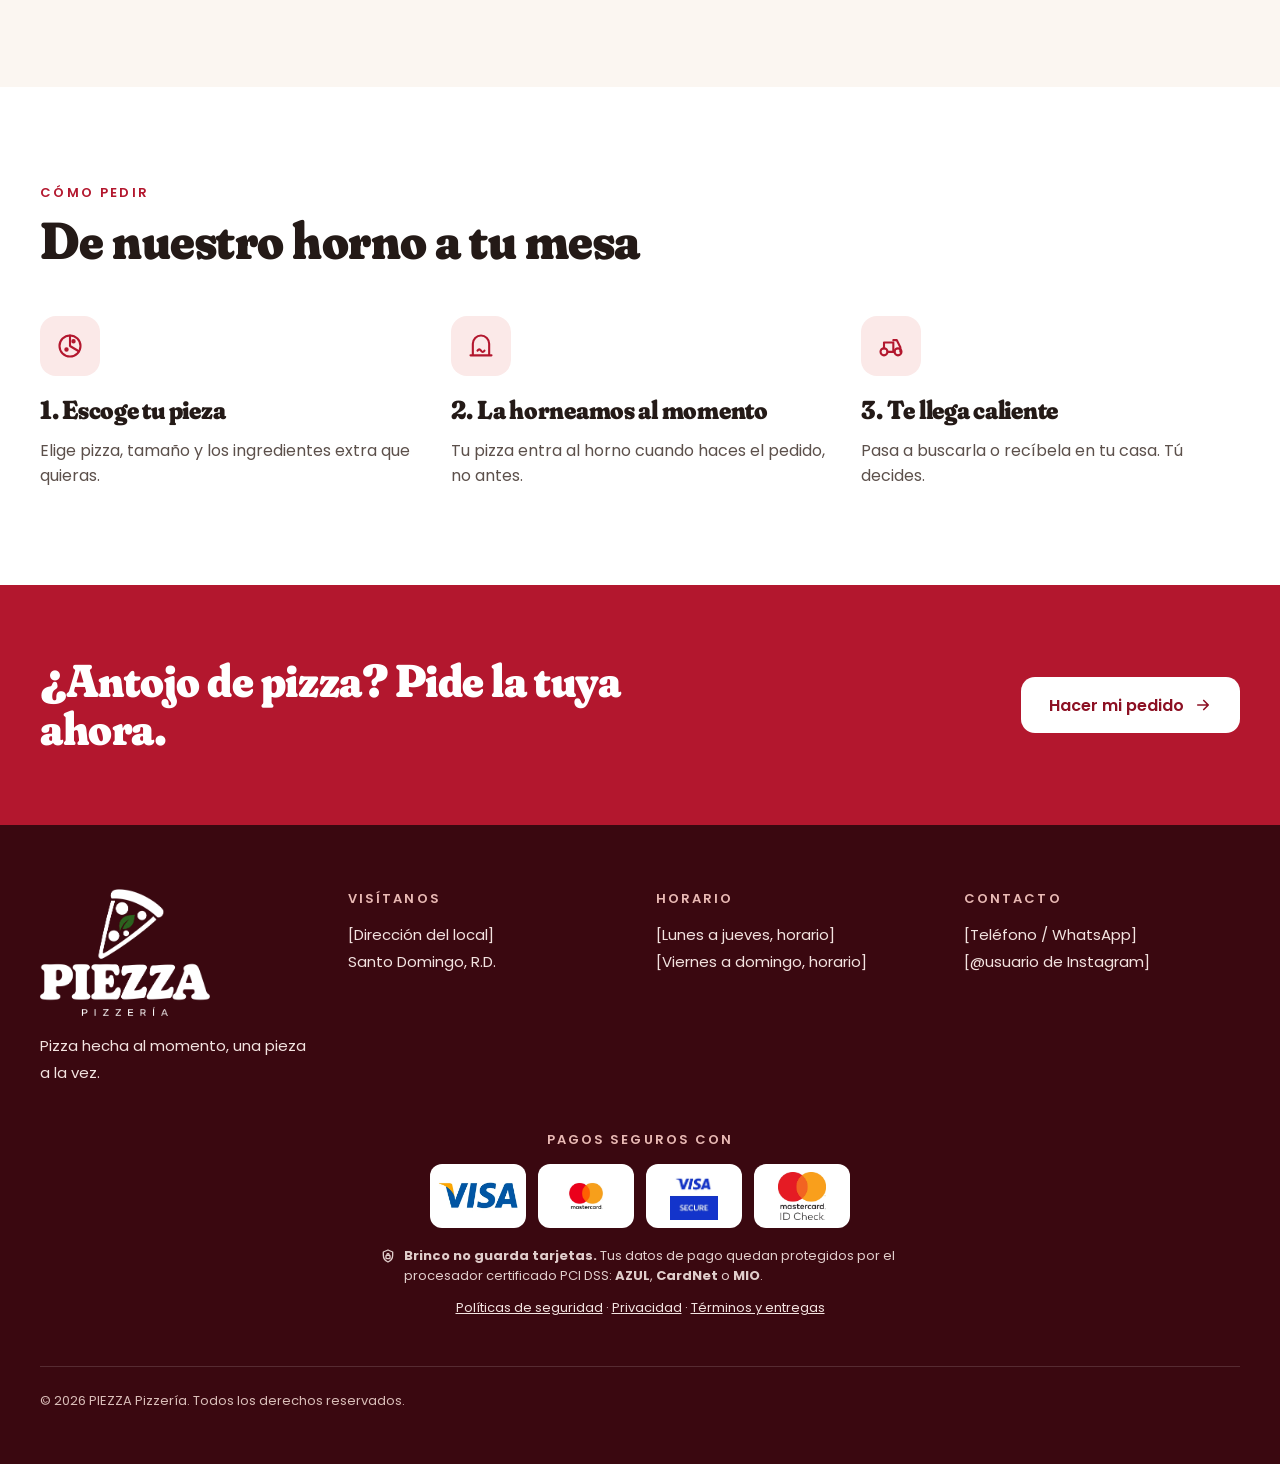
<file: fb/index.html>
<!doctype html>
<html lang="es"><head><meta charset="utf-8"><meta name="viewport" content="width=device-width,initial-scale=1">
<title>PIEZZA Pizzería</title><meta name="robots" content="noindex">
<meta property="og:title" content="PIEZZA Pizzería"><meta property="og:description" content="Pizza hecha al momento, una pieza a la vez. Pide en línea.">
<meta property="og:image" content="https://piezza.brinco.do/images/og.jpg">
<link rel="icon" type="image/png" href="/images/favicon.png">
<meta http-equiv="refresh" content="2;url=/?src=fb">
<script src="/brinco/v1/kit.js" data-link="fb"></script>
</head><body style="margin:0;background:#B3172E"></body></html>
</file>
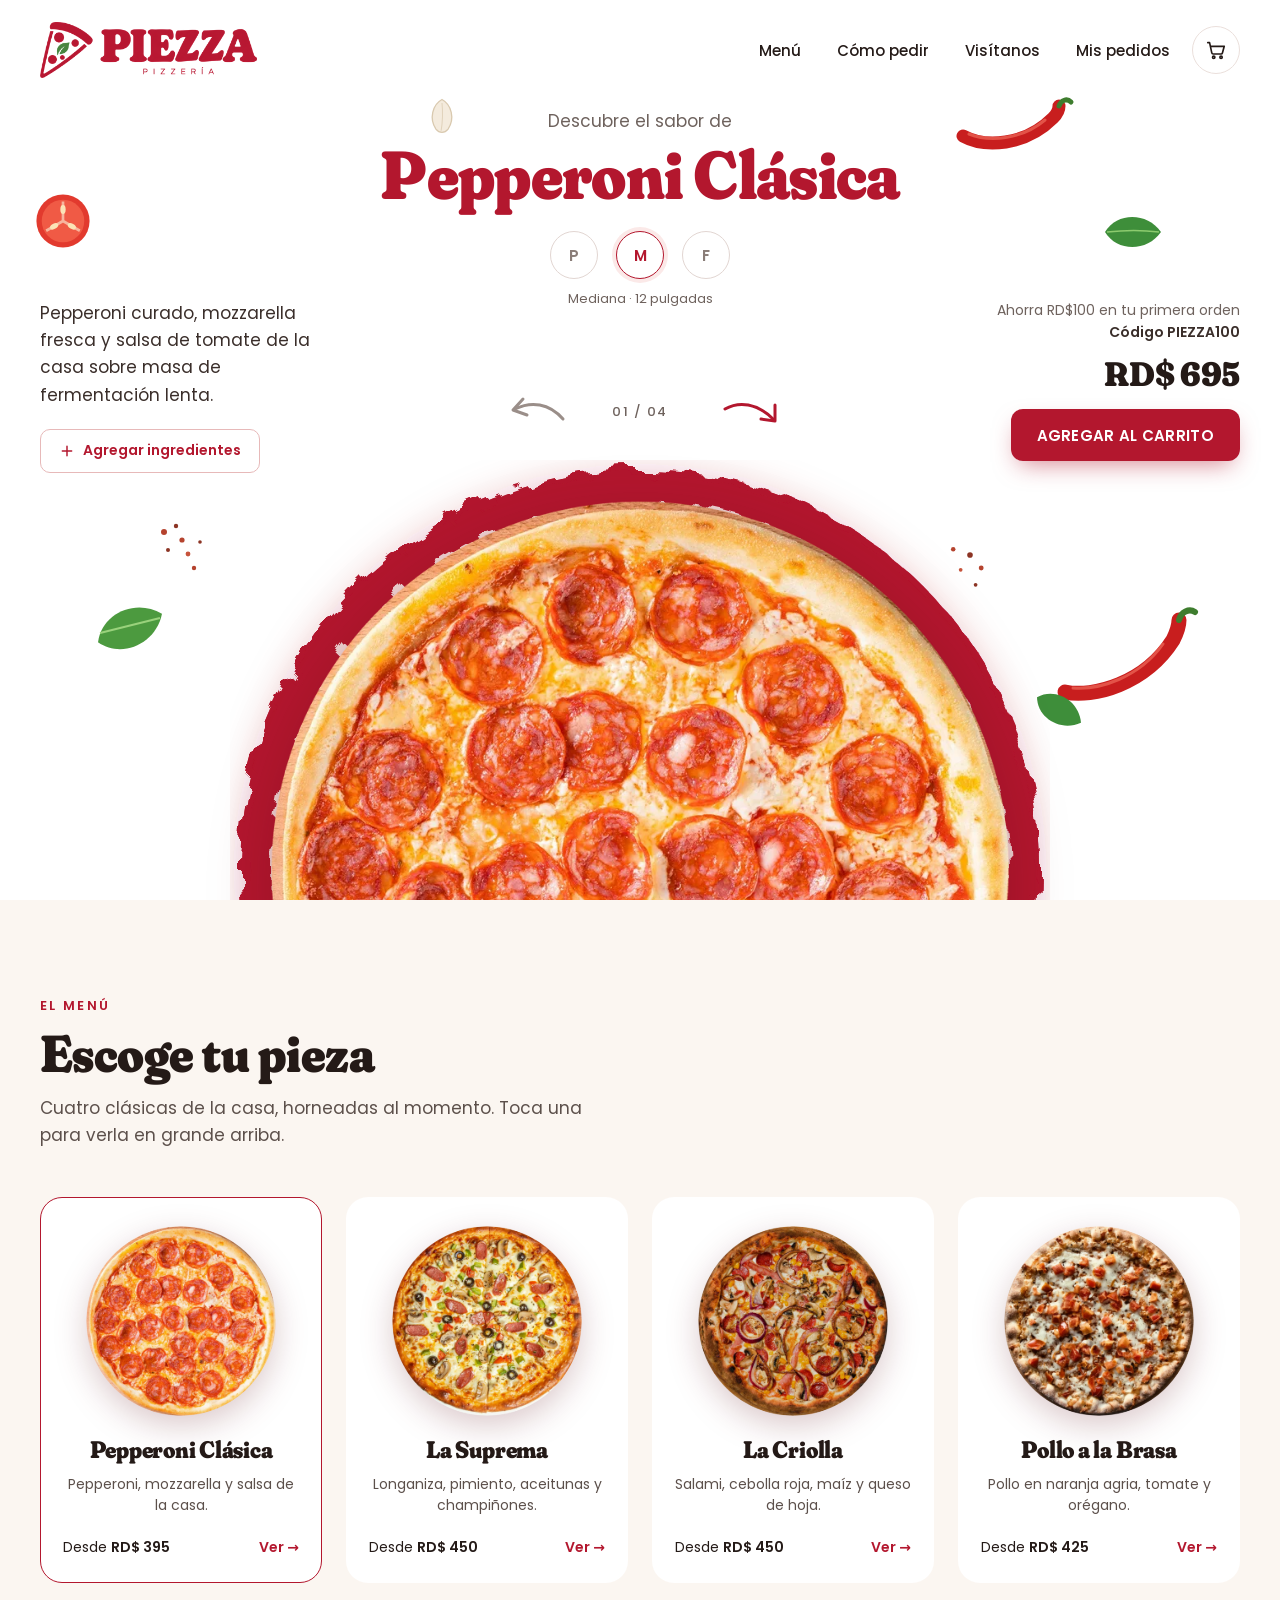
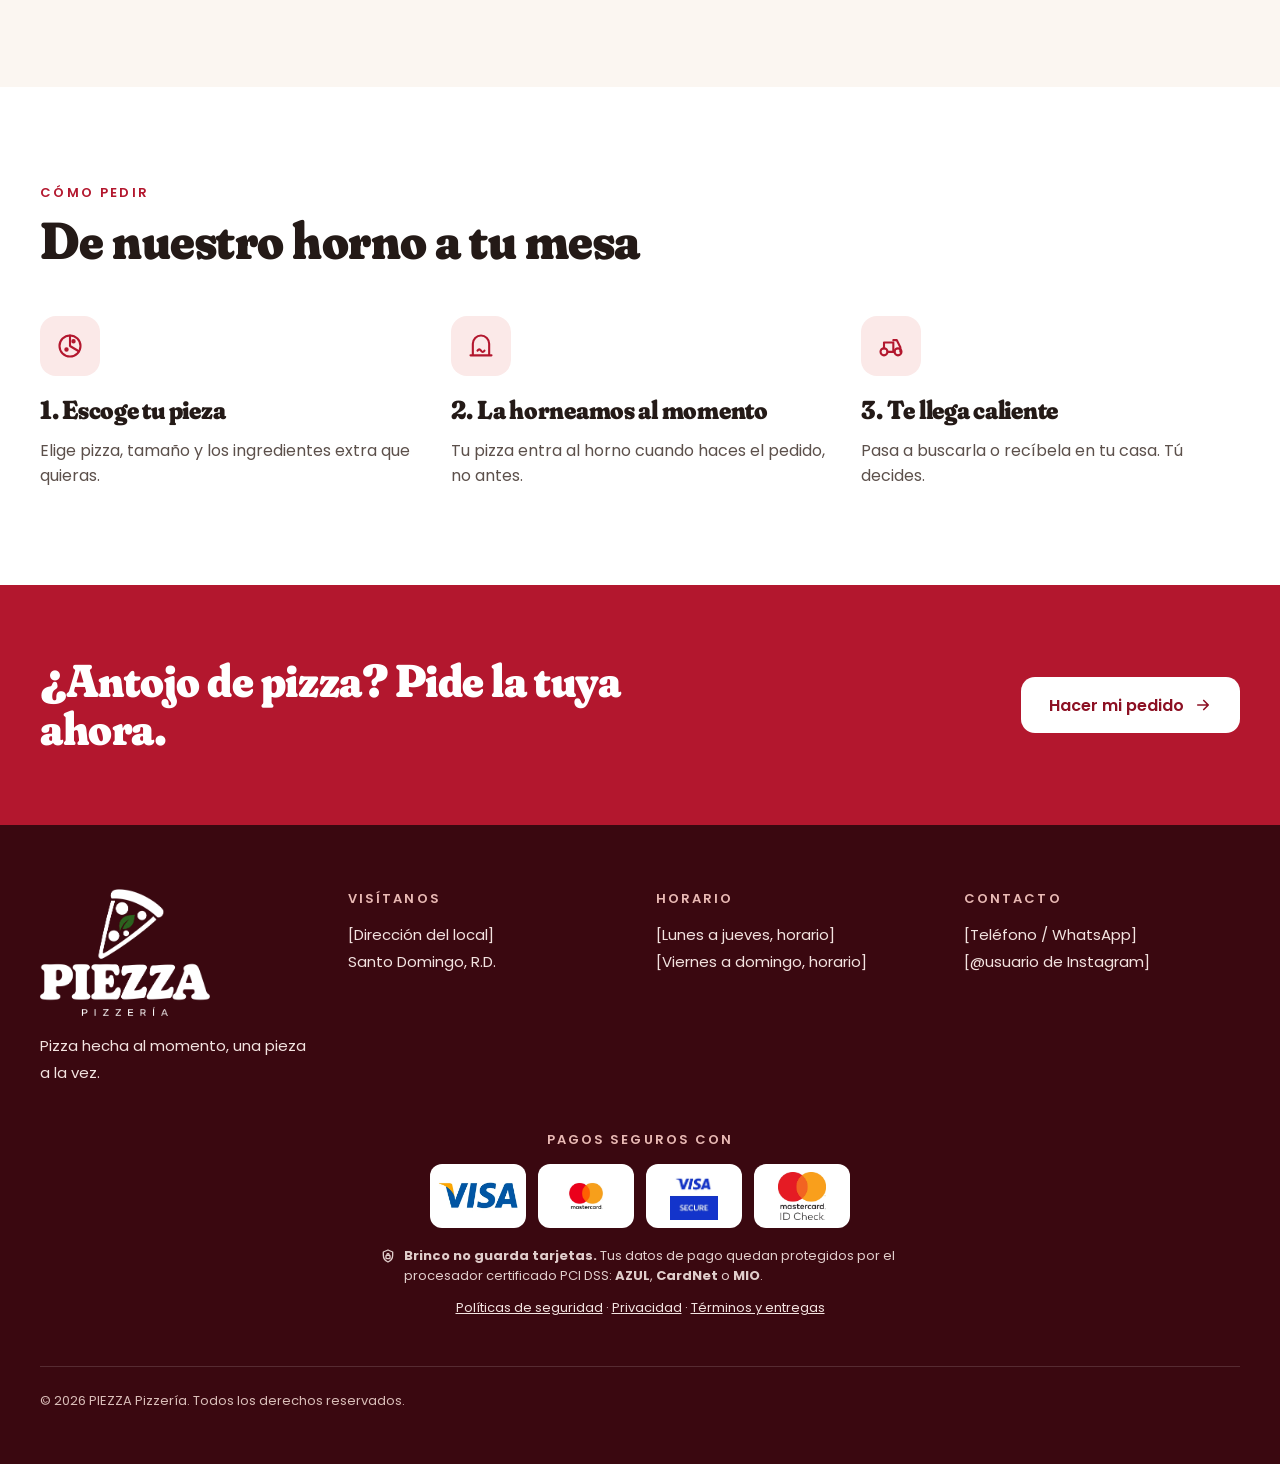
<file: ig/index.html>
<!doctype html>
<html lang="es"><head><meta charset="utf-8"><meta name="viewport" content="width=device-width,initial-scale=1">
<title>PIEZZA Pizzería</title><meta name="robots" content="noindex">
<meta property="og:title" content="PIEZZA Pizzería"><meta property="og:description" content="Pizza hecha al momento, una pieza a la vez. Pide en línea.">
<meta property="og:image" content="https://piezza.brinco.do/images/og.jpg">
<link rel="icon" type="image/png" href="/images/favicon.png">
<meta http-equiv="refresh" content="2;url=/?src=ig">
<script src="/brinco/v1/kit.js" data-link="ig"></script>
</head><body style="margin:0;background:#B3172E"></body></html>
</file>
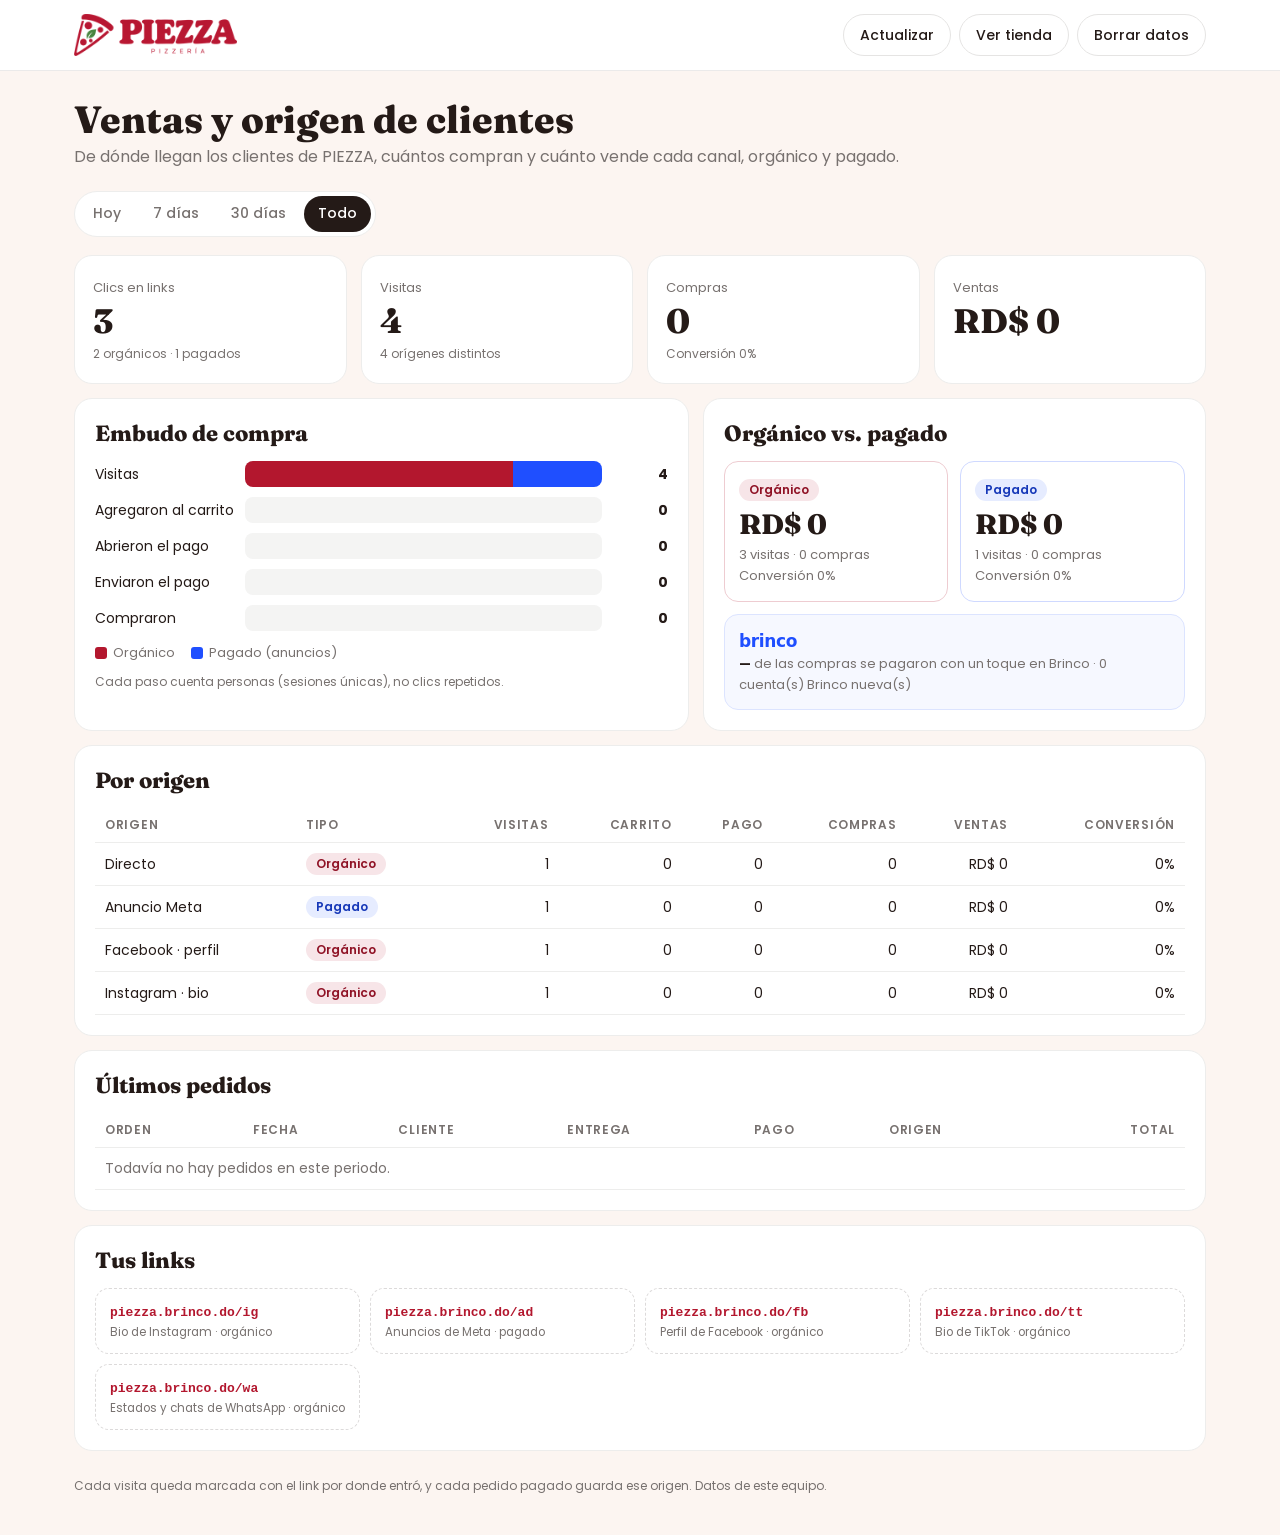
<file: panel/index.html>
<!doctype html>
<html lang="es"><head><meta charset="utf-8"><meta name="viewport" content="width=device-width, initial-scale=1, viewport-fit=cover">
<title>Panel PIEZZA — Ventas y origen</title>
<meta name="robots" content="noindex"><meta name="theme-color" content="#B3172E">
<link rel="icon" type="image/png" href="/images/favicon.png"><link rel="apple-touch-icon" href="/images/apple-touch-icon.png">
<link rel="preconnect" href="https://fonts.googleapis.com"><link rel="preconnect" href="https://fonts.gstatic.com" crossorigin>
<link rel="stylesheet" href="https://fonts.googleapis.com/css2?family=Fraunces:opsz,wght,SOFT@9..144,700..900,100&family=Poppins:wght@400;500;600;700&display=swap">
<link rel="stylesheet" href="/brinco/v1/kit.css">
<script src="/brinco/v1/kit.js" defer></script>
</head><body>
<main data-brinco="panel"></main>
</body></html>
</file>
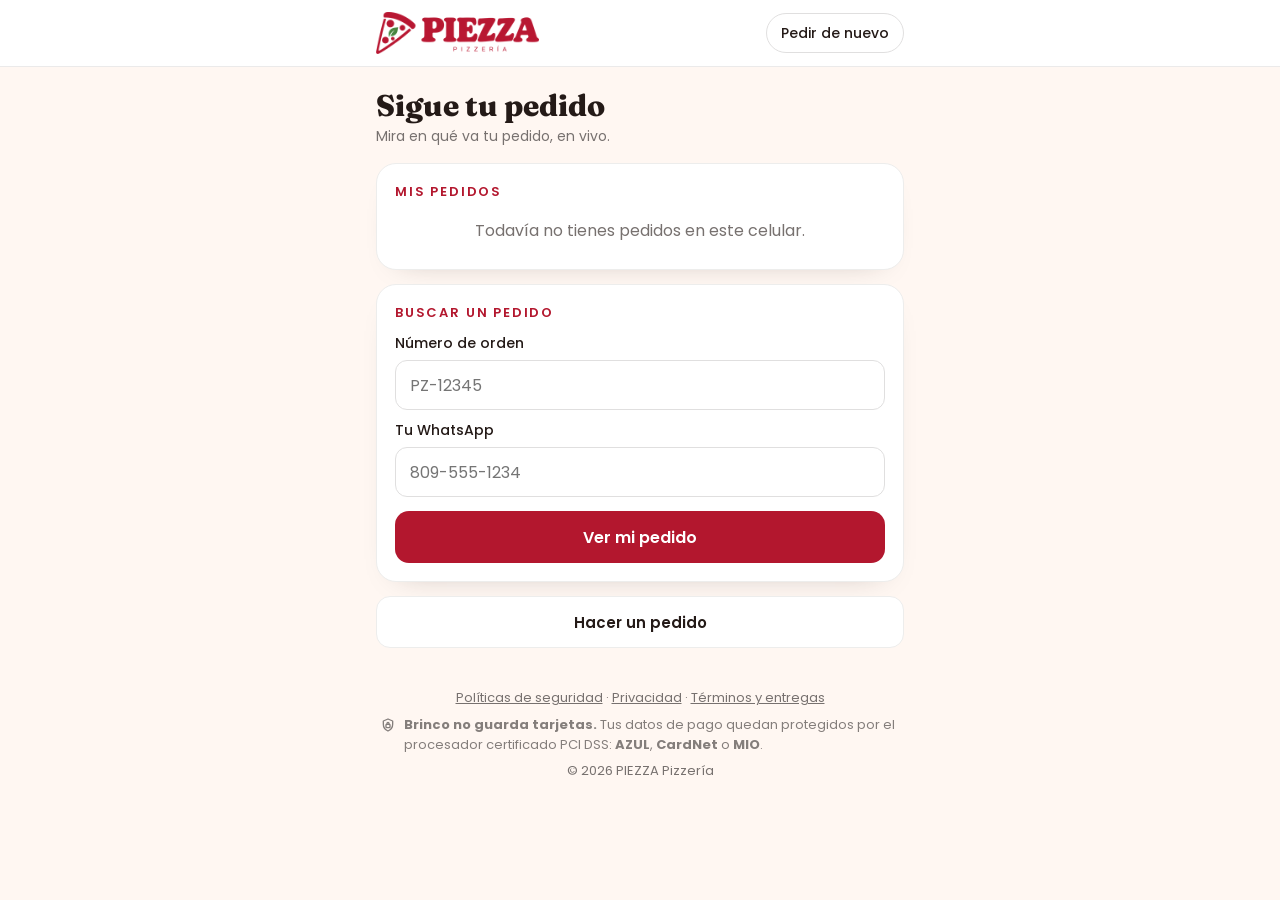
<file: pedido/index.html>
<!doctype html>
<html lang="es"><head><meta charset="utf-8"><meta name="viewport" content="width=device-width, initial-scale=1, viewport-fit=cover">
<title>Sigue tu pedido | PIEZZA Pizzería</title><meta name="description" content="Mira en qué va tu pedido de PIEZZA.">
<meta name="robots" content="noindex"><meta name="theme-color" content="#B3172E">
<link rel="icon" type="image/png" href="/images/favicon.png"><link rel="apple-touch-icon" href="/images/apple-touch-icon.png">
<link rel="preconnect" href="https://fonts.googleapis.com"><link rel="preconnect" href="https://fonts.gstatic.com" crossorigin>
<link rel="stylesheet" href="https://fonts.googleapis.com/css2?family=Fraunces:opsz,wght,SOFT@9..144,700..900,100&family=Poppins:wght@400;500;600;700&display=swap">
<link rel="stylesheet" href="/brinco/v1/kit.css">
<script src="/brinco/v1/kit.js" defer></script>
</head><body>
<main data-brinco="pedido"></main>
</body></html>
</file>
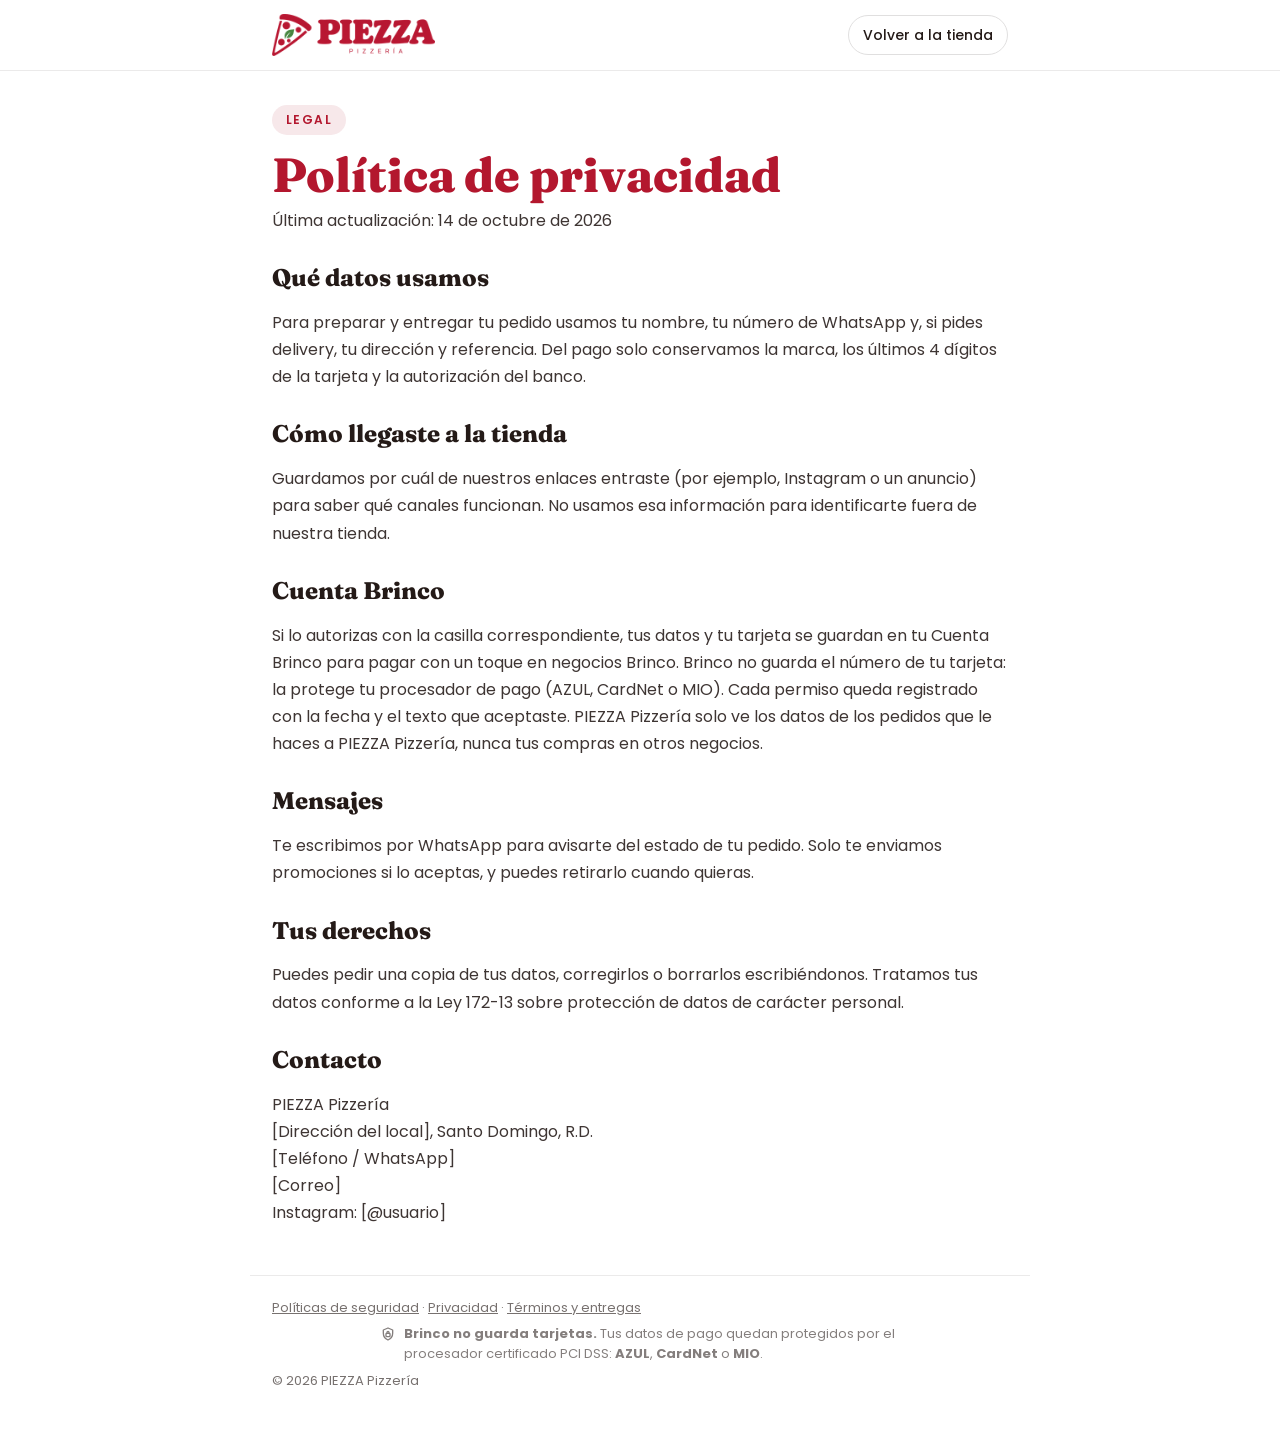
<file: privacidad/index.html>
<!doctype html>
<html lang="es"><head><meta charset="utf-8"><meta name="viewport" content="width=device-width, initial-scale=1, viewport-fit=cover">
<title>Política de privacidad | PIEZZA Pizzería</title>
<meta name="robots" content="noindex"><meta name="theme-color" content="#B3172E">
<link rel="icon" type="image/png" href="/images/favicon.png"><link rel="apple-touch-icon" href="/images/apple-touch-icon.png">
<link rel="preconnect" href="https://fonts.googleapis.com"><link rel="preconnect" href="https://fonts.gstatic.com" crossorigin>
<link rel="stylesheet" href="https://fonts.googleapis.com/css2?family=Fraunces:opsz,wght,SOFT@9..144,700..900,100&family=Poppins:wght@400;500;600;700&display=swap">
<link rel="stylesheet" href="/brinco/v1/kit.css">
<script src="/brinco/v1/kit.js" defer></script>
</head><body>
<main data-brinco="legal" data-doc="privacidad"></main>
</body></html>
</file>
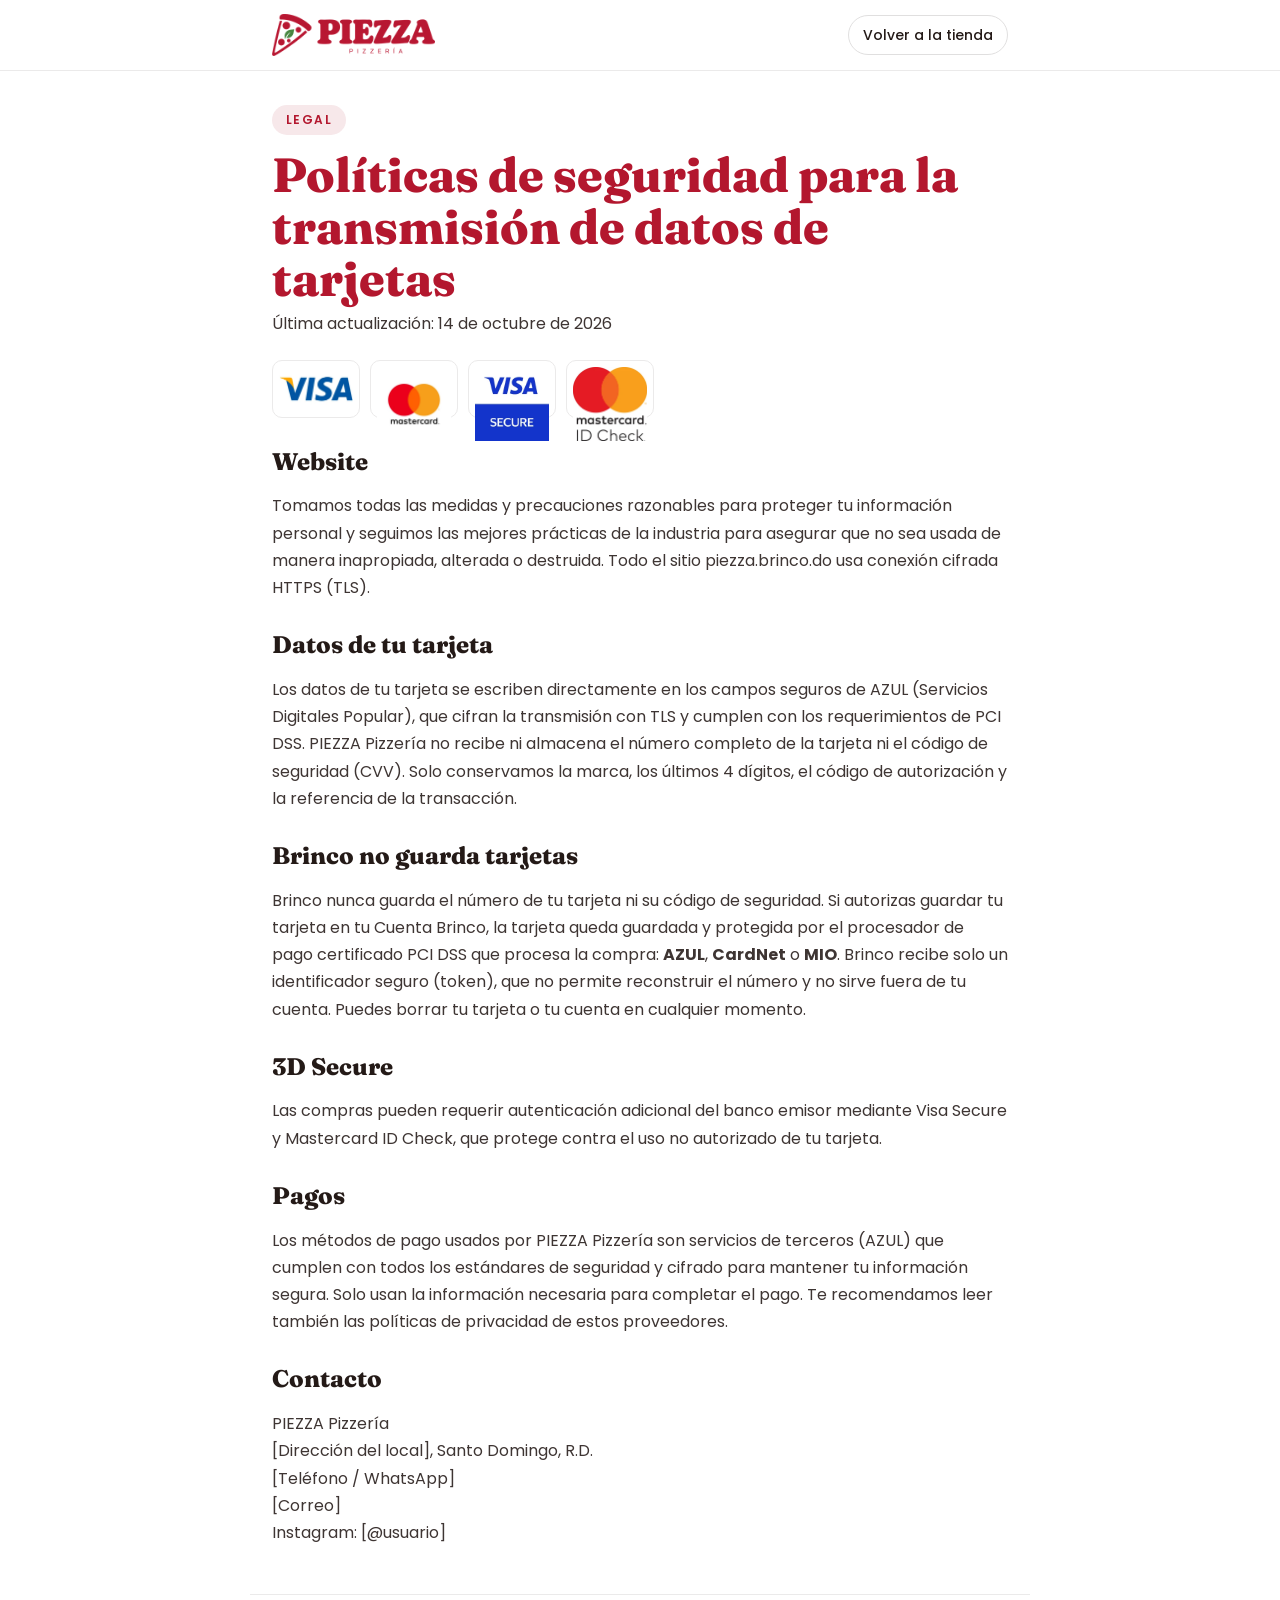
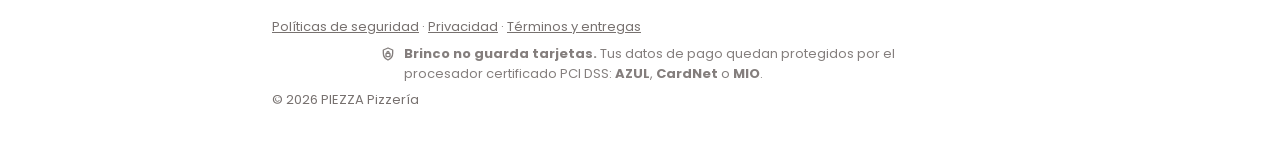
<file: seguridad/index.html>
<!doctype html>
<html lang="es"><head><meta charset="utf-8"><meta name="viewport" content="width=device-width, initial-scale=1, viewport-fit=cover">
<title>Políticas de seguridad para la transmisión de datos de tarjetas | PIEZZA Pizzería</title>
<meta name="robots" content="noindex"><meta name="theme-color" content="#B3172E">
<link rel="icon" type="image/png" href="/images/favicon.png"><link rel="apple-touch-icon" href="/images/apple-touch-icon.png">
<link rel="preconnect" href="https://fonts.googleapis.com"><link rel="preconnect" href="https://fonts.gstatic.com" crossorigin>
<link rel="stylesheet" href="https://fonts.googleapis.com/css2?family=Fraunces:opsz,wght,SOFT@9..144,700..900,100&family=Poppins:wght@400;500;600;700&display=swap">
<link rel="stylesheet" href="/brinco/v1/kit.css">
<script src="/brinco/v1/kit.js" defer></script>
</head><body>
<main data-brinco="legal" data-doc="seguridad"></main>
</body></html>
</file>
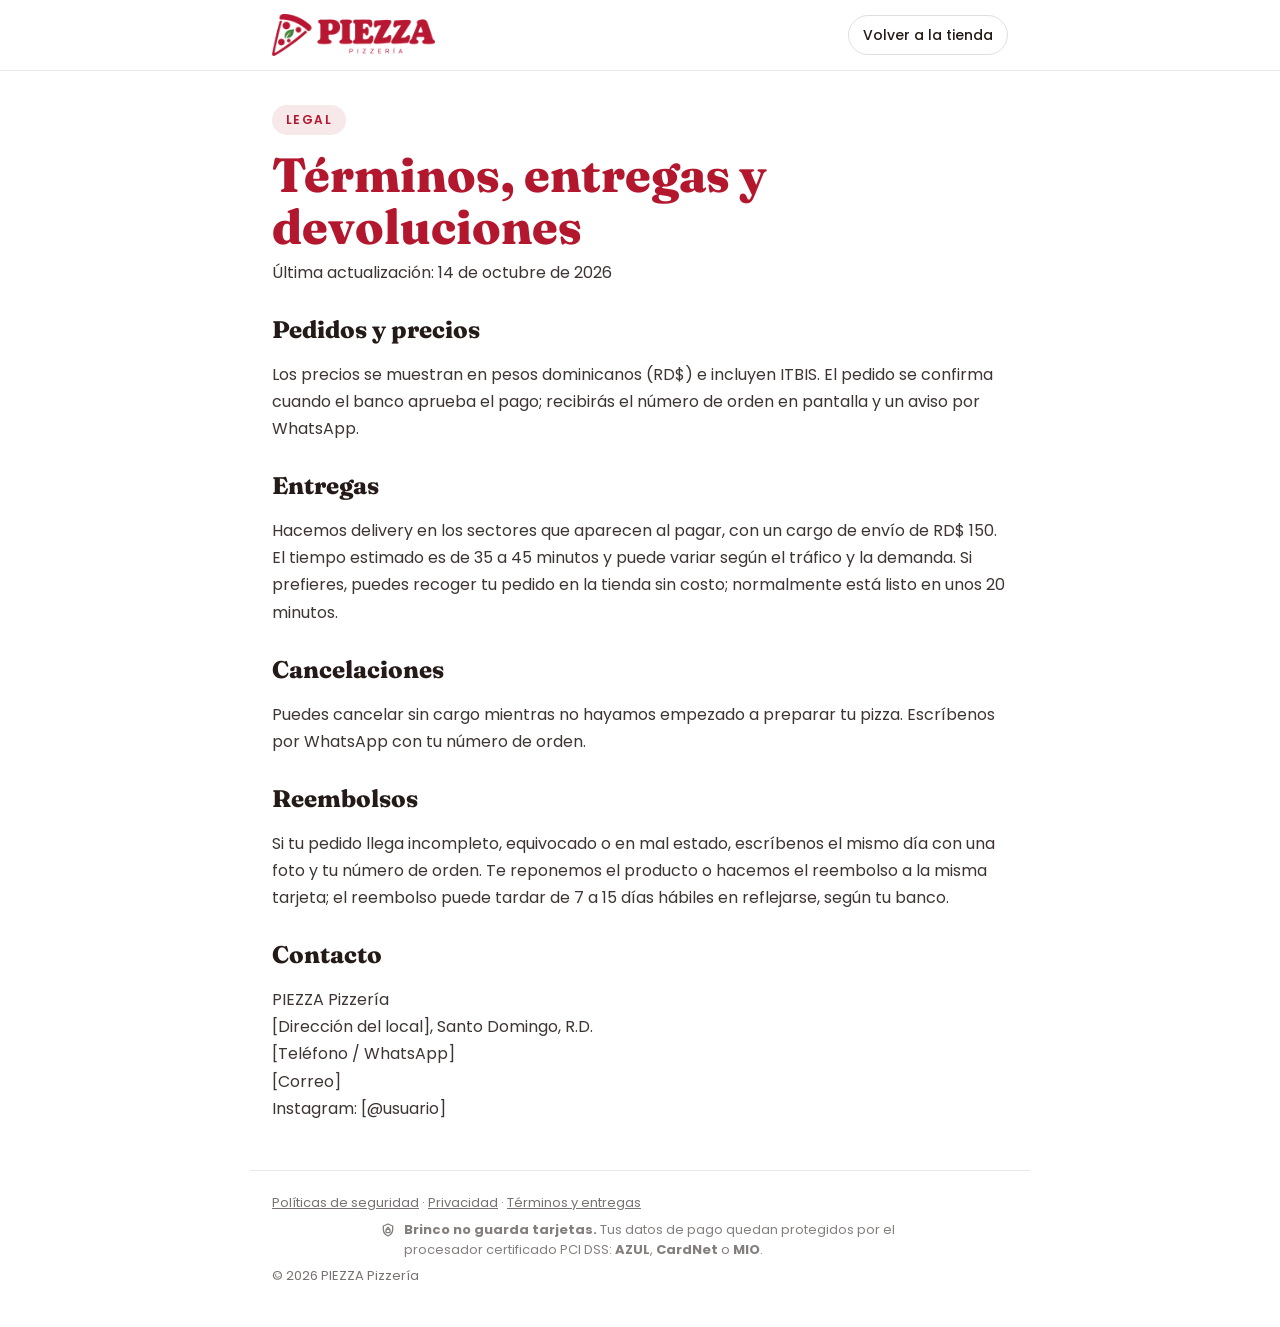
<file: terminos/index.html>
<!doctype html>
<html lang="es"><head><meta charset="utf-8"><meta name="viewport" content="width=device-width, initial-scale=1, viewport-fit=cover">
<title>Términos, entregas y devoluciones | PIEZZA Pizzería</title>
<meta name="robots" content="noindex"><meta name="theme-color" content="#B3172E">
<link rel="icon" type="image/png" href="/images/favicon.png"><link rel="apple-touch-icon" href="/images/apple-touch-icon.png">
<link rel="preconnect" href="https://fonts.googleapis.com"><link rel="preconnect" href="https://fonts.gstatic.com" crossorigin>
<link rel="stylesheet" href="https://fonts.googleapis.com/css2?family=Fraunces:opsz,wght,SOFT@9..144,700..900,100&family=Poppins:wght@400;500;600;700&display=swap">
<link rel="stylesheet" href="/brinco/v1/kit.css">
<script src="/brinco/v1/kit.js" defer></script>
</head><body>
<main data-brinco="legal" data-doc="terminos"></main>
</body></html>
</file>
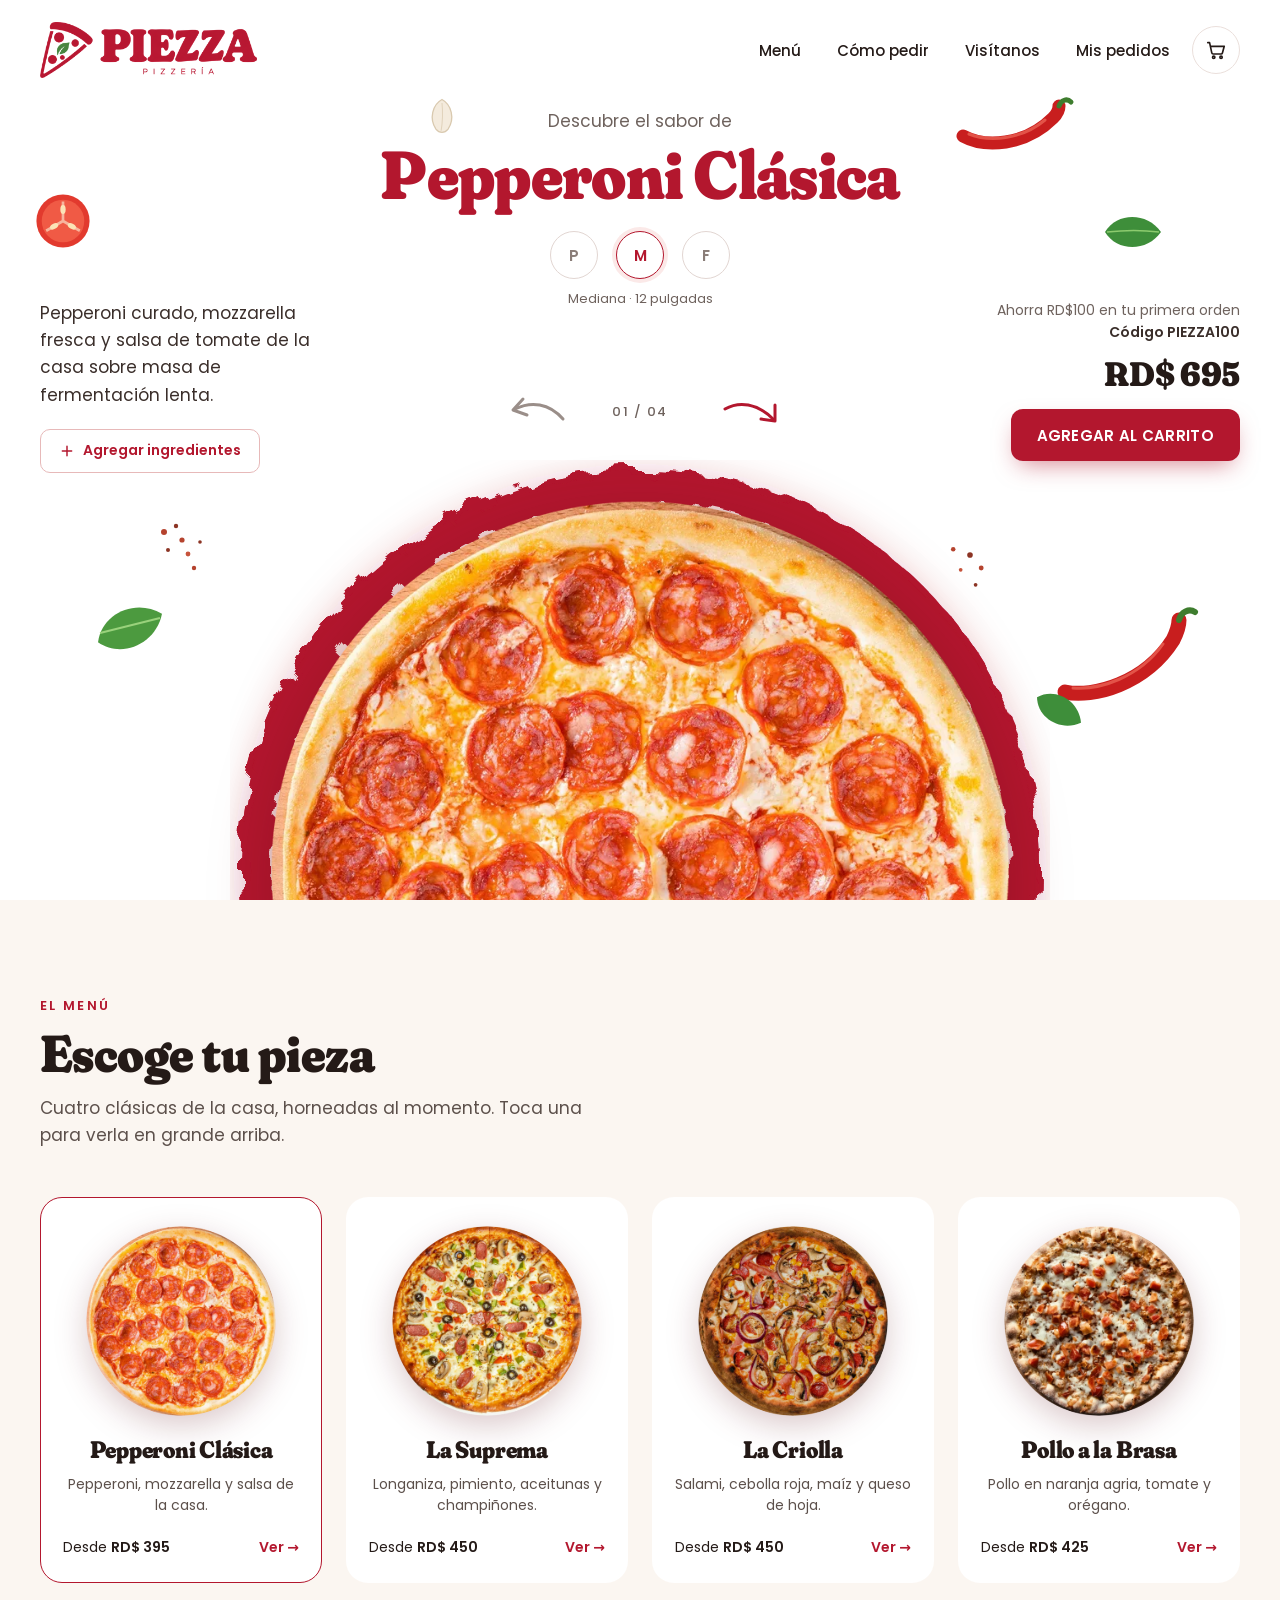
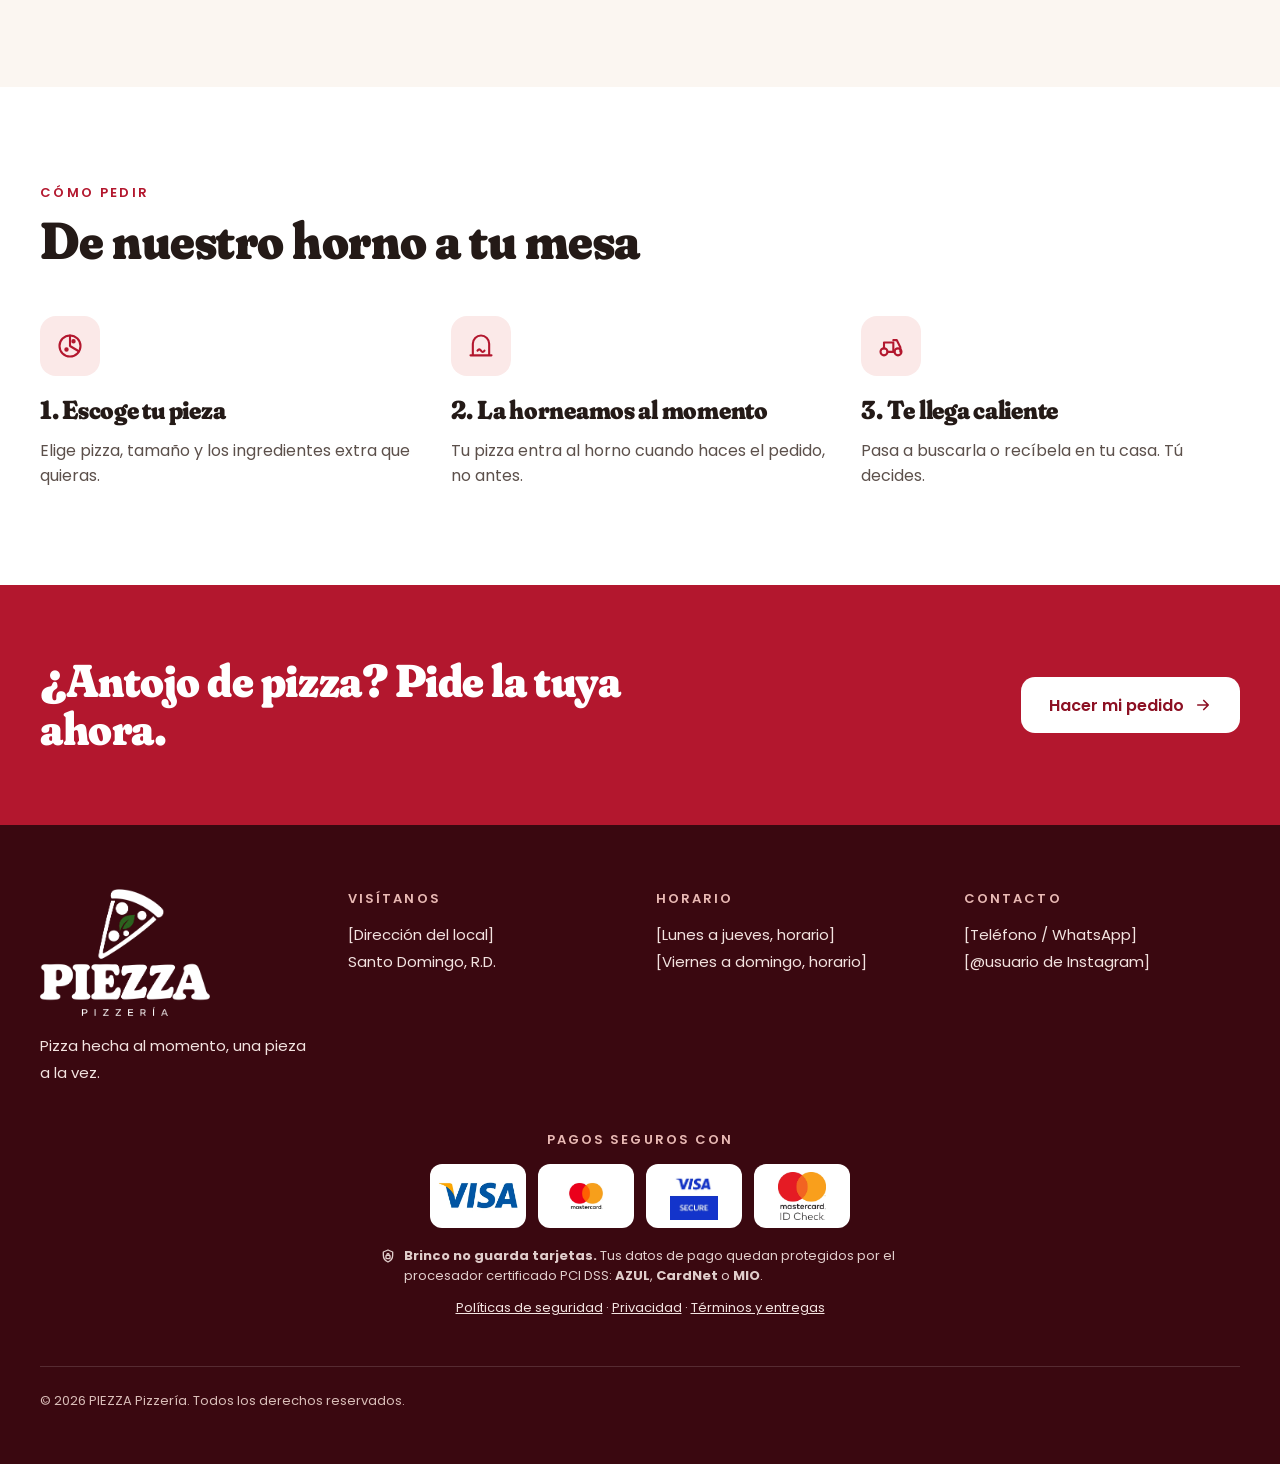
<file: tt/index.html>
<!doctype html>
<html lang="es"><head><meta charset="utf-8"><meta name="viewport" content="width=device-width,initial-scale=1">
<title>PIEZZA Pizzería</title><meta name="robots" content="noindex">
<meta property="og:title" content="PIEZZA Pizzería"><meta property="og:description" content="Pizza hecha al momento, una pieza a la vez. Pide en línea.">
<meta property="og:image" content="https://piezza.brinco.do/images/og.jpg">
<link rel="icon" type="image/png" href="/images/favicon.png">
<meta http-equiv="refresh" content="2;url=/?src=tt">
<script src="/brinco/v1/kit.js" data-link="tt"></script>
</head><body style="margin:0;background:#B3172E"></body></html>
</file>
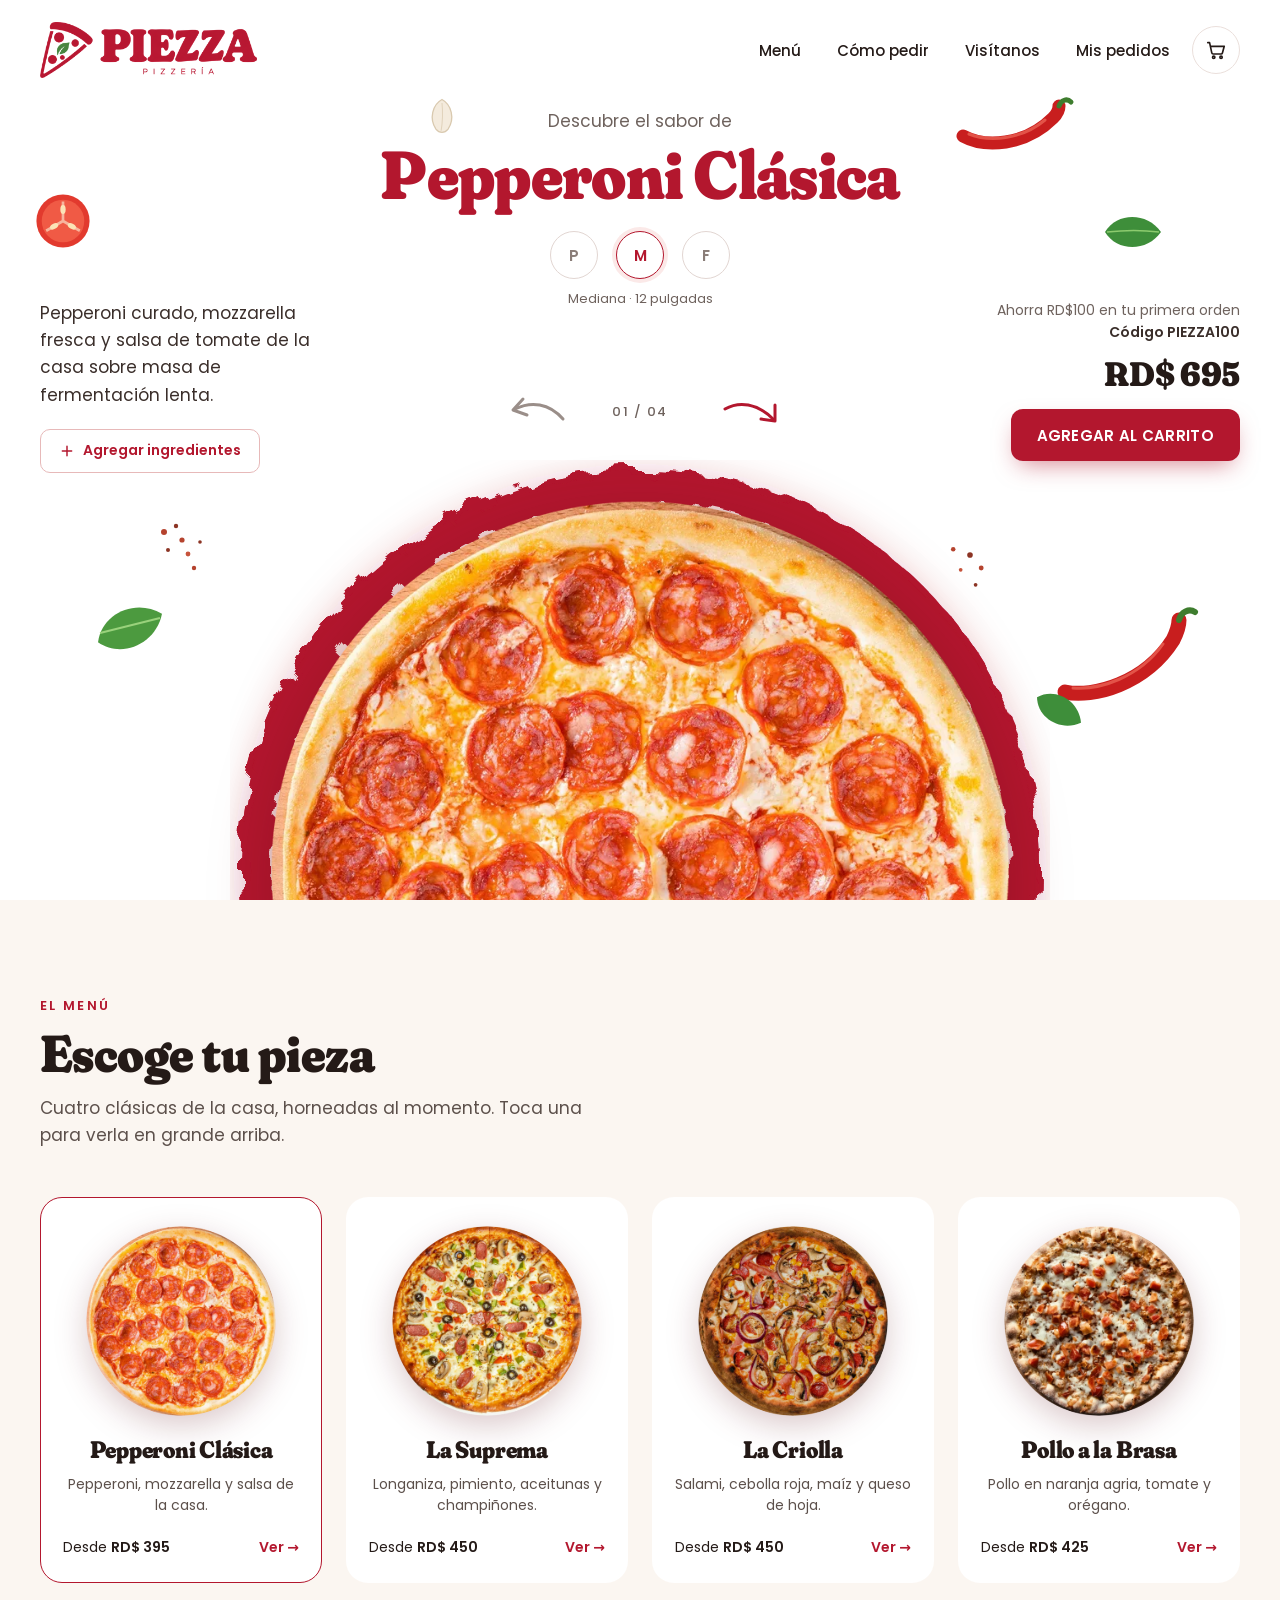
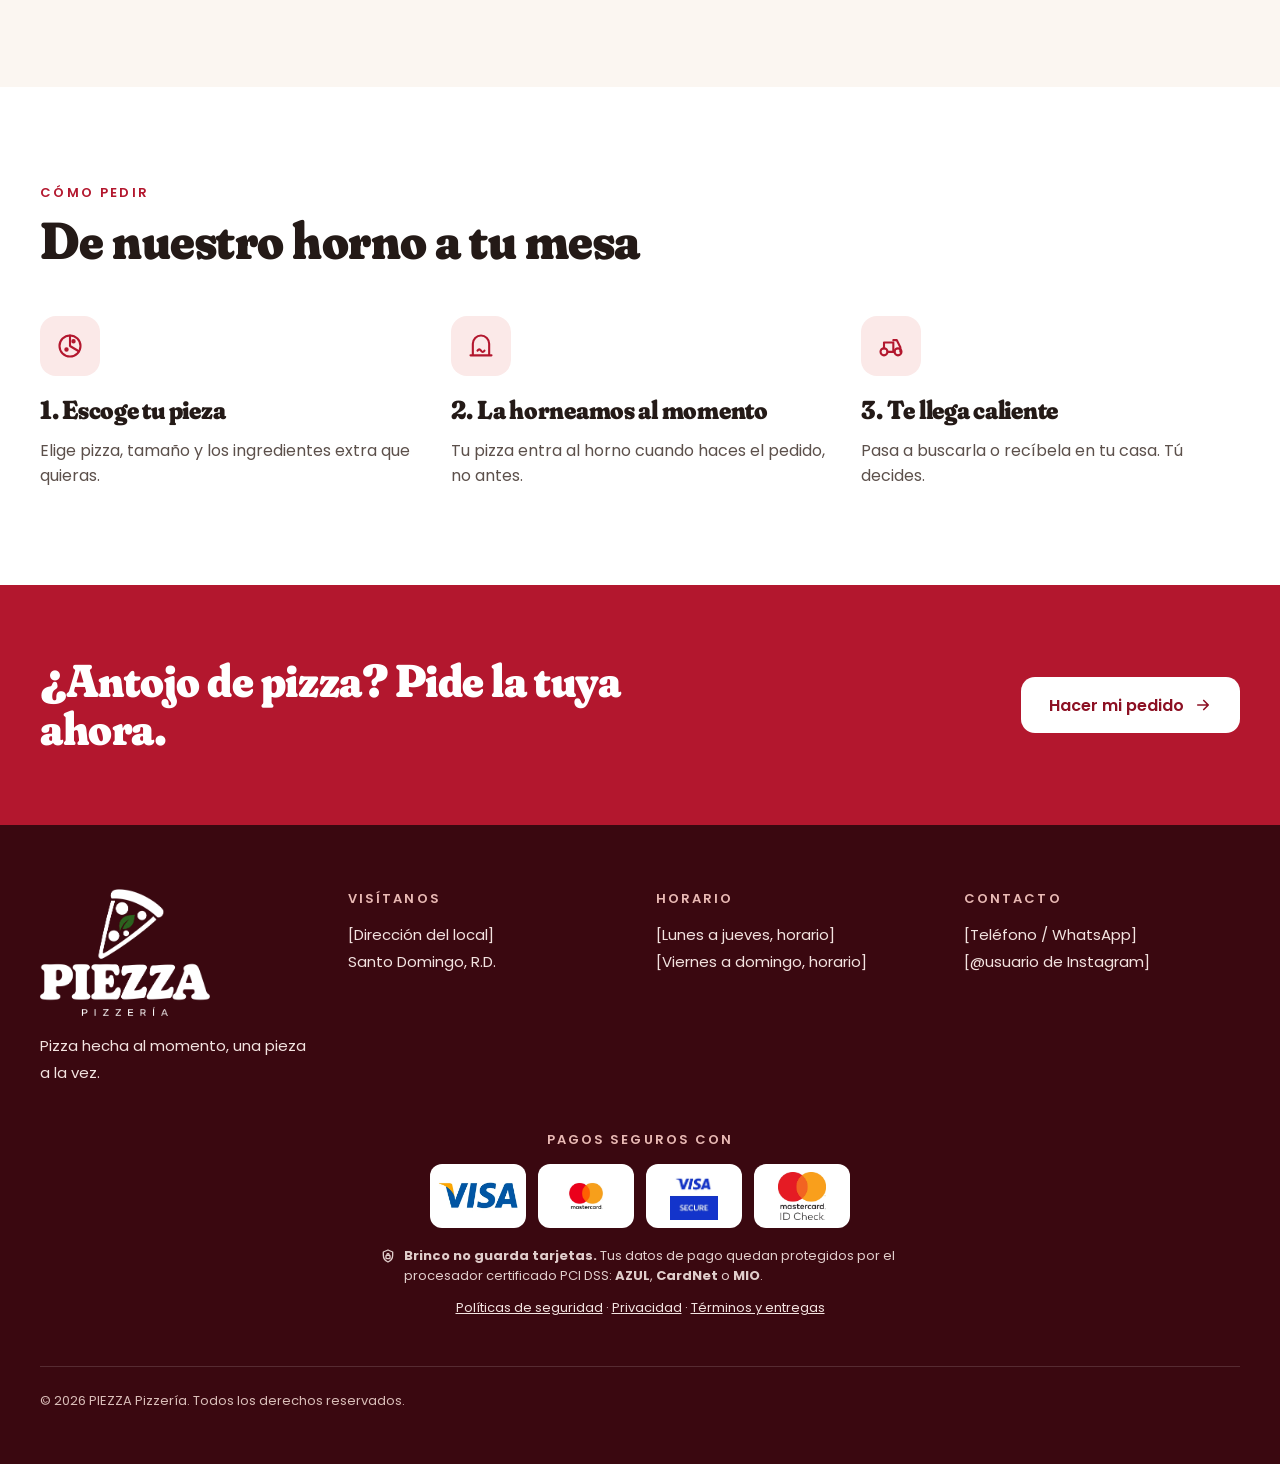
<file: wa/index.html>
<!doctype html>
<html lang="es"><head><meta charset="utf-8"><meta name="viewport" content="width=device-width,initial-scale=1">
<title>PIEZZA Pizzería</title><meta name="robots" content="noindex">
<meta property="og:title" content="PIEZZA Pizzería"><meta property="og:description" content="Pizza hecha al momento, una pieza a la vez. Pide en línea.">
<meta property="og:image" content="https://piezza.brinco.do/images/og.jpg">
<link rel="icon" type="image/png" href="/images/favicon.png">
<meta http-equiv="refresh" content="2;url=/?src=wa">
<script src="/brinco/v1/kit.js" data-link="wa"></script>
</head><body style="margin:0;background:#B3172E"></body></html>
</file>
<file: brinco/v1/kit.css>
/*! Brinco Kit v1 · Sandscap */
/* ===== Brinco Kit · núcleo: caja + hoja Brinco + avisos ===== */
:root{--bk-brand:#B3172E;--bk-on-brand:#fff;--bk-brand-text:#B3172E;--bk-surface-ink:#241A17;--bk-ink:#241A17;--bk-bg:#FFF7F2;--bk-font-title:Georgia,serif;--bk-font-body:system-ui,-apple-system,"Segoe UI",sans-serif;--bk-blue:#1F4FFF;--bk-blue-d:#1840D6;--bk-muted:#6E625D;--bk-line:#F0E6E2;--bk-err-c:#C62828;
  --bk-brand-d:color-mix(in srgb,var(--bk-brand) 84%,#000);--bk-brand-soft:color-mix(in srgb,var(--bk-brand) 8%,#fff);--bk-brand-ring:color-mix(in srgb,var(--bk-brand) 18%,#fff)}
.bk-co{--bk-ink:var(--bk-surface-ink);position:fixed;inset:0;z-index:120;display:none;font-family:var(--bk-font-body);color:var(--bk-ink);-webkit-text-size-adjust:100%}
.bk-co,.bk-co *,.bk-co *::before,.bk-co *::after{box-sizing:border-box}
.bk-co.bk-open{display:block}
.bk-scrim{position:absolute;inset:0;background:rgba(20,14,12,.5);animation:bkFade .2s ease}
.bk-sheet{position:absolute;left:0;right:0;bottom:0;max-height:94vh;max-height:94dvh;background:#fff;border-radius:22px 22px 0 0;display:flex;flex-direction:column;box-shadow:0 -20px 60px -20px rgba(20,14,12,.45);animation:bkUp .34s cubic-bezier(.2,.85,.25,1);font-family:var(--bk-font-body);color:var(--bk-ink);text-align:left;line-height:1.4;letter-spacing:normal;text-transform:none}
@media (min-width:760px){.bk-sheet{left:50%;right:auto;bottom:auto;top:50%;width:540px;max-height:90vh;border-radius:22px;transform:translate(-50%,-50%);animation:bkPop .3s cubic-bezier(.2,.85,.25,1)}}
@keyframes bkUp{from{transform:translateY(100%)}to{transform:none}}
@keyframes bkPop{from{transform:translate(-50%,-46%);opacity:0}to{transform:translate(-50%,-50%);opacity:1}}
@keyframes bkFade{from{opacity:0}to{opacity:1}}
.bk-grab{width:44px;height:5px;border-radius:9px;background:#E5DAD6;margin:10px auto 0;flex:none}
@media (min-width:760px){.bk-grab{display:none}}
.bk-head{display:flex;align-items:center;gap:12px;padding:14px 20px 12px;border-bottom:1px solid var(--bk-line);flex:none}
.bk-head h2{margin:0;font-family:var(--bk-font-title);font-weight:800;font-size:24px;line-height:1.15;flex:1;color:var(--bk-ink)}
.bk-head h2[hidden]{display:none}
.bk-back,.bk-x{width:44px;height:44px;border-radius:999px;border:1px solid #EADFDB;background:#fff;display:grid;place-items:center;cursor:pointer;color:var(--bk-ink);flex:none;padding:0;margin:0}
.bk-back:hover,.bk-x:hover{border-color:var(--bk-brand);color:var(--bk-brand-text)}
.bk-back[hidden]{display:none}
.bk-brand{display:flex;align-items:center;gap:10px;flex:1;min-width:0}
.bk-brand[hidden]{display:none}
.bk-brand img{height:38px;width:auto;max-width:150px;object-fit:contain}
.bk-brand-name{font-family:var(--bk-font-title);font-size:20px;color:var(--bk-ink)}
.bk-with{font-size:12px;color:var(--bk-muted);display:flex;align-items:center;gap:6px;white-space:nowrap}
.bk-body{overflow-y:auto;overscroll-behavior:contain;padding:18px 20px 22px;-webkit-overflow-scrolling:touch}
.bk-view{display:flex;flex-direction:column;gap:16px}
.bk-view.bk-flat{padding:0}
.bk-view[hidden]{display:none}
.bk-view.bk-enter{animation:bkIn .26s cubic-bezier(.2,.85,.25,1)}
@keyframes bkIn{from{transform:translateX(18px);opacity:0}to{transform:none;opacity:1}}
.bk-co [hidden]{display:none!important}
.bk-co p{margin:0}
.bk-co button{font-family:inherit;text-transform:none;letter-spacing:normal}

/* Brinco */
.bk-bword{font-family:var(--bk-font-body);font-weight:800;letter-spacing:-.02em;color:var(--bk-blue);text-transform:lowercase}
.bk-bbtn{width:100%;min-height:56px;border:0;border-radius:14px;background:var(--bk-blue);color:#fff;font:600 16px var(--bk-font-body);display:flex;align-items:center;justify-content:center;gap:8px;cursor:pointer;box-shadow:0 10px 24px -12px rgba(31,79,255,.7);transition:transform .15s,background .2s;padding:8px 16px;margin:0}
.bk-bbtn:hover{background:var(--bk-blue-d);transform:translateY(-1px)}
.bk-bbtn .bk-bw{font-weight:800;font-size:19px;letter-spacing:-.02em}
.bk-bbtn .bk-bl{display:inline-flex;align-items:baseline;gap:7px}
.bk-bbtn.bk-has-card{flex-direction:column;gap:1px;min-height:62px}
.bk-bbtn .bk-bc{font:500 13px var(--bk-font-body);opacity:.85;letter-spacing:.01em}
.bk-go{flex:none;background:var(--bk-blue);color:#fff;border-radius:999px;padding:7px 14px;font-weight:600;font-size:13px}
.bk-or{display:flex;align-items:center;gap:12px;color:#8A7D78;font-size:13px}
.bk-or::before,.bk-or::after{content:"";flex:1;height:1px;background:#EADFDB}

/* Formularios */
.bk-sec{display:flex;flex-direction:column;gap:10px}
.bk-sec>h3{margin:0;font:600 13px var(--bk-font-body);letter-spacing:.14em;text-transform:uppercase;color:var(--bk-brand-text)}
.bk-sec>h3.bk-blue-h{color:var(--bk-blue)}
.bk-seg{display:grid;grid-template-columns:1fr 1fr;gap:8px}
.bk-seg button{min-height:58px;border-radius:12px;border:1.5px solid #EADFDB;background:#fff;font:500 14px var(--bk-font-body);color:var(--bk-ink);cursor:pointer;display:flex;flex-direction:column;align-items:center;justify-content:center;gap:2px;padding:6px;margin:0}
.bk-seg button small{color:var(--bk-muted);font-size:12px}
.bk-seg button[aria-pressed="true"]{border-color:var(--bk-brand);background:var(--bk-brand-soft);box-shadow:0 0 0 3px var(--bk-brand-ring)}
.bk-fld{display:flex;flex-direction:column;gap:5px;min-width:0}
.bk-fld label{font-size:13px;font-weight:500;color:#3A2E2A}
.bk-fld input,.bk-fld select{height:50px;border-radius:12px;border:1.5px solid #E2D6D2;padding:0 14px;font:400 16px var(--bk-font-body);color:var(--bk-ink);background:#fff;width:100%;min-width:0;margin:0;box-shadow:none;-webkit-appearance:none;appearance:none}
.bk-fld select{background-image:url("data:image/svg+xml,%3Csvg xmlns='http://www.w3.org/2000/svg' width='12' height='8'%3E%3Cpath d='M1 1l5 5 5-5' fill='none' stroke='%236E625D' stroke-width='2'/%3E%3C/svg%3E");background-repeat:no-repeat;background-position:right 12px center;padding-right:32px}
.bk-fld input:focus,.bk-fld select:focus{outline:none;border-color:var(--bk-brand);box-shadow:0 0 0 3px var(--bk-brand-ring)}
.bk-fld.bk-bad input,.bk-fld.bk-bad select{border-color:var(--bk-err-c)}
.bk-err{font-size:12px;color:var(--bk-err-c);display:none}
.bk-fld.bk-bad .bk-err{display:block}
.bk-row2{display:grid;grid-template-columns:1fr 1fr;gap:10px}
.bk-addr{display:flex;flex-direction:column;gap:10px}
.bk-dim{color:var(--bk-muted)}
.bk-light{font-weight:400}
.bk-small{font-size:12px!important}
.bk-errline{color:var(--bk-err-c)!important;font-size:13px!important}
.bk-coupon-row{display:flex;gap:8px}
.bk-coupon-row input{flex:1;text-transform:uppercase}
.bk-coupon-go{flex:none;min-width:84px;border-radius:12px;border:1.5px solid var(--bk-brand);background:#fff;color:var(--bk-brand-text);font:600 14px var(--bk-font-body);cursor:pointer}

/* Campos seguros AZUL */
.bk-azul{border:1.5px solid #DCE3EE;border-radius:16px;padding:14px;background:#F8FAFD;display:flex;flex-direction:column;gap:10px}
.bk-azul-top{display:flex;align-items:center;justify-content:space-between;gap:8px;font-size:12px;color:#4A5A72;flex-wrap:wrap}
.bk-azul-lock{display:flex;align-items:center;gap:6px}
.bk-azul-top b{color:#0A3D91;font-weight:700;letter-spacing:.06em}
.bk-azul .bk-fld input{background:#fff;border-color:#D3DCE8}
.bk-cardnum{position:relative}
.bk-cbrand{position:absolute;right:10px;top:28px;height:32px;width:46px;display:grid;place-items:center;pointer-events:none}
.bk-cbrand img{max-height:30px;max-width:46px;object-fit:contain}
.bk-azul-err{background:#FDECEC;border:1px solid #F5C2C2;color:#8E1B1B;border-radius:12px;padding:10px 12px;font-size:14px}
.bk-testcards{font-size:12px;color:var(--bk-muted);line-height:1.5}
.bk-testcards button{border:0;background:#EEF2FA;color:#0A3D91;border-radius:8px;padding:4px 8px;font:500 12px var(--bk-font-body);cursor:pointer;margin:2px 4px 2px 0}

.bk-chk{display:flex;gap:12px;align-items:flex-start;padding:12px;border-radius:14px;border:1.5px solid #E2E8FF;background:#F6F8FF;cursor:pointer;margin:0}
.bk-chk input{width:22px;height:22px;margin:1px 0 0;accent-color:var(--bk-blue);flex:none}
.bk-chk span{font-size:14px;line-height:1.45}
.bk-chk small{display:block;color:var(--bk-muted);font-size:12px;margin-top:2px}

/* Resumen */
.bk-sum{border-top:1px solid var(--bk-line);padding-top:12px;display:flex;flex-direction:column;gap:6px;font-size:14px}
.bk-l{display:flex;justify-content:space-between;gap:10px;color:#3A2E2A}
.bk-l span:first-child{min-width:0}
.bk-l span:last-child{flex:none;white-space:nowrap}
.bk-l-sub{margin-top:4px}
.bk-l-disc{color:#1E8E4E}
.bk-tot{font-family:var(--bk-font-title);font-weight:800;font-size:26px;color:var(--bk-ink);margin-top:4px}
.bk-note{font-size:12px;color:var(--bk-muted)}
.bk-pay{min-height:58px;border:0;border-radius:14px;background:var(--bk-brand);color:var(--bk-on-brand);font:600 17px var(--bk-font-body);display:flex;align-items:center;justify-content:center;gap:10px;cursor:pointer;width:100%;box-shadow:0 12px 26px -12px color-mix(in srgb,var(--bk-brand) 70%,transparent);padding:8px 16px;margin:0;text-decoration:none}
.bk-pay:hover{background:var(--bk-brand-d)}
.bk-pay svg{flex:none}
.bk-pay.bk-blue{color:#fff;background:var(--bk-blue);box-shadow:0 12px 26px -12px rgba(31,79,255,.7)}
.bk-pay.bk-blue:hover{background:var(--bk-blue-d)}
.bk-pay.bk-ghost{background:#fff;color:var(--bk-blue);border:1.5px solid #C9D5FF;box-shadow:none}
.bk-pay.bk-ghost:hover{background:#F6F8FF}
.bk-pay:disabled{opacity:.6;cursor:default}
.bk-testmode{text-align:center;font-size:12px;color:#8A7D78;margin:-4px 0 0!important}
.bk-badges{display:flex;justify-content:center;gap:8px;flex-wrap:wrap}
.bk-badges img{height:26px;width:auto;border-radius:4px;background:#fff}
.bk-link{border:0;background:none;color:var(--bk-blue);font:500 14px var(--bk-font-body);cursor:pointer;text-decoration:underline;padding:10px;align-self:center;margin:0}
.bk-link-left{align-self:flex-start;padding:6px 0}

/* OTP */
.bk-otp{display:flex;gap:8px;justify-content:center}
.bk-otp input{width:46px;height:56px;border-radius:12px;border:1.5px solid #D9DFF5;text-align:center;font:600 22px var(--bk-font-body);color:var(--bk-ink);padding:0;margin:0;min-width:0;background:#fff}
@media (max-width:360px){.bk-otp{gap:6px}.bk-otp input{width:40px}}
.bk-otp input:focus{outline:none;border-color:var(--bk-blue);box-shadow:0 0 0 3px #E2E8FF}
.bk-otp.bk-bad input{border-color:var(--bk-err-c)}
.bk-center{text-align:center}
.bk-stack{display:flex;flex-direction:column;gap:6px;align-items:center}
.bk-muted{color:var(--bk-muted);font-size:14px;margin:0}
.bk-h3{margin:0;font-family:var(--bk-font-title);font-weight:800;font-size:26px;line-height:1.15;color:var(--bk-ink)}
.bk-h3-sm{font-size:24px}

/* Notificación de WhatsApp simulada */
.bk-wa{position:fixed;left:50%;top:12px;z-index:130;width:min(380px,calc(100vw - 24px));transform:translate(-50%,-140%);visibility:hidden;background:rgba(250,250,250,.97);-webkit-backdrop-filter:blur(12px);backdrop-filter:blur(12px);border-radius:18px;box-shadow:0 18px 40px -14px rgba(0,0,0,.4);padding:12px 14px;display:flex;gap:12px;align-items:flex-start;transition:transform .45s cubic-bezier(.2,.85,.25,1),visibility 0s linear .45s;cursor:pointer;border:0;text-align:left;font-family:-apple-system,system-ui,sans-serif;color:#111;margin:0}
.bk-wa.bk-show{transform:translate(-50%,0);visibility:visible;transition:transform .45s cubic-bezier(.2,.85,.25,1),visibility 0s}
.bk-wa-ic{width:38px;height:38px;border-radius:10px;background:#25D366;display:grid;place-items:center;flex:none}
.bk-wa-main{flex:1;min-width:0}
.bk-wa-tt{font-size:13px;color:#555;display:flex;justify-content:space-between;gap:8px}
.bk-wa-bd{display:block;font-size:15px;margin-top:2px;line-height:1.35}
.bk-wa-bd b{letter-spacing:.08em}

/* 3D Secure / procesando */
.bk-verify{align-items:center;text-align:center;padding:26px 0!important}
.bk-logo3ds{height:62px;width:auto}
.bk-spin{width:46px;height:46px;border-radius:50%;border:4px solid #E9EEF8;border-top-color:var(--bk-blue);animation:bkSpin .9s linear infinite}
@keyframes bkSpin{to{transform:rotate(360deg)}}

/* Confirmación */
.bk-done{align-items:center;text-align:center}
.bk-okmark{width:84px;height:84px}
.bk-okmark circle{stroke:#1E8E4E;stroke-width:4;fill:#EAF7EF;stroke-dasharray:240;stroke-dashoffset:240;animation:bkDraw .5s ease forwards}
.bk-okmark path{stroke:#1E8E4E;stroke-width:5;fill:none;stroke-linecap:round;stroke-linejoin:round;stroke-dasharray:60;stroke-dashoffset:60;animation:bkDraw .35s .4s ease forwards}
@keyframes bkDraw{to{stroke-dashoffset:0}}
.bk-ordno{display:inline-flex;gap:8px;align-items:center;background:var(--bk-brand-soft);border-radius:999px;padding:8px 14px;font-weight:600;font-size:14px}
.bk-eta{display:inline-flex;align-items:center;gap:8px;color:#1E8E4E;font-weight:600;font-size:15px}
.bk-receipt{width:100%;text-align:left;border:1.5px solid var(--bk-line);border-radius:16px;padding:14px;display:flex;flex-direction:column;gap:6px;font-size:14px}
.bk-rtot{font-weight:700;font-size:16px;border-top:1px solid var(--bk-line);padding-top:8px;color:var(--bk-ink)}
.bk-rmeta{color:var(--bk-muted);font-size:13px}
.bk-bok{width:100%;text-align:left;border-radius:16px;padding:14px;background:#F2F5FF;border:1.5px solid #DCE4FF;font-size:14px;line-height:1.5}
.bk-track-btn{text-decoration:none}
.bk-done .bk-link{color:var(--bk-muted)}

/* Hoja Brinco: tarjetas y direcciones */
.bk-opt{display:flex;align-items:center;gap:12px;padding:12px 14px;border-radius:14px;border:1.5px solid #E6E9F2;background:#fff;cursor:pointer;text-align:left;width:100%;font:400 14px var(--bk-font-body);color:var(--bk-ink);min-height:56px;margin:0}
.bk-opt[aria-checked="true"]{border-color:var(--bk-blue);background:#F6F8FF;box-shadow:0 0 0 3px #E2E8FF}
.bk-dot{width:20px;height:20px;border-radius:50%;border:2px solid #B9C3DE;flex:none;position:relative}
.bk-opt[aria-checked="true"] .bk-dot{border-color:var(--bk-blue)}
.bk-opt[aria-checked="true"] .bk-dot::after{content:"";position:absolute;inset:3px;border-radius:50%;background:var(--bk-blue)}
.bk-otx{flex:1;min-width:0}
.bk-otx b{display:block;font-weight:600}
.bk-otx span{color:var(--bk-muted);font-size:13px;display:block;overflow:hidden;text-overflow:ellipsis;white-space:nowrap}
.bk-opt img{height:24px;width:auto}
.bk-hello{display:flex;align-items:center;gap:12px}
.bk-avatar{width:48px;height:48px;border-radius:50%;background:var(--bk-blue);color:#fff;display:grid;place-items:center;font:700 18px var(--bk-font-body);flex:none}
/* Dentro de la hoja Brinco los controles usan el azul de Brinco */
.bk-co.bk-is-brinco .bk-fld input:focus,.bk-co.bk-is-brinco .bk-fld select:focus{border-color:var(--bk-blue);box-shadow:0 0 0 3px #E2E8FF}
.bk-co.bk-is-brinco .bk-seg button[aria-pressed="true"]{border-color:var(--bk-blue);background:#F6F8FF;box-shadow:0 0 0 3px #E2E8FF}

/* Mensaje informativo en la hoja Brinco */
.bk-info-msg{background:#F2F5FF;border:1px solid #DCE4FF;color:#1F3A9E;border-radius:12px;padding:10px 12px;font-size:14px;margin:0;text-align:center}

/* Aviso corto */
.bk-toast{position:fixed;left:50%;bottom:calc(18px + env(safe-area-inset-bottom,0px));z-index:130;transform:translate(-50%,180%);opacity:0;visibility:hidden;background:#241A17;color:#fff;border-radius:999px;padding:12px 18px;font:500 14px var(--bk-font-body);box-shadow:0 16px 36px -14px rgba(0,0,0,.5);transition:transform .35s cubic-bezier(.2,.85,.25,1),opacity .2s,visibility 0s linear .35s;max-width:calc(100vw - 32px);text-align:center;pointer-events:none}
.bk-toast.bk-show{transform:translate(-50%,0);opacity:1;visibility:visible;transition:transform .35s cubic-bezier(.2,.85,.25,1),opacity .2s,visibility 0s}

/* Aviso: Brinco no guarda tarjetas */
.bk-vault{display:flex;gap:12px;align-items:flex-start;padding:14px;border-radius:14px;background:linear-gradient(135deg,#F5F8FF,#EEF3FF);border:1px solid #DCE4FF;text-align:left}
.bk-vault-ic{width:36px;height:36px;border-radius:10px;background:#fff;color:var(--bk-blue);display:grid;place-items:center;flex:none;box-shadow:0 4px 12px -6px rgba(31,79,255,.5)}
.bk-vault-tx{display:flex;flex-direction:column;gap:4px;min-width:0}
.bk-vault-tx b{font-size:14px;color:#13235E}
.bk-vault-tx>span{font-size:12.5px;line-height:1.5;color:#4A5578}
.bk-vault-procs{display:inline-flex;flex-wrap:wrap;gap:6px;margin-top:4px}
.bk-vault-procs i{font-style:normal;font:600 10.5px var(--bk-font-body);letter-spacing:.08em;text-transform:uppercase;color:#13235E;background:#fff;border:1px solid #DCE4FF;border-radius:999px;padding:3px 9px}
.bk-vault-line{display:flex;align-items:flex-start;justify-content:center;gap:7px;margin:-6px auto 0!important;max-width:340px;font-size:12.5px;line-height:1.45;color:#4A5578;text-align:left;text-wrap:balance}
.bk-vault-line svg{margin-top:-1px;color:var(--bk-blue);flex:none}
.bk-vault-line b{color:#13235E}
/* Pie de página del sitio: hereda el color del sitio */
.bk-fvault{display:flex;align-items:flex-start;justify-content:center;gap:8px;max-width:520px;margin:0 auto;font-size:13px;line-height:1.55;opacity:.9;text-align:left;color:inherit}
.bk-fvault svg{flex:none;margin-top:2px}

@media (prefers-reduced-motion:reduce){
  .bk-sheet,.bk-view.bk-enter,.bk-scrim,.bk-spin{animation:none}
  .bk-spin{border-top-color:var(--bk-blue);border-right-color:var(--bk-blue)}
  .bk-okmark circle,.bk-okmark path{animation:none;stroke-dashoffset:0}
  .bk-toast,.bk-wa,.bk-toast.bk-show,.bk-wa.bk-show{transition:none}
}

/* v1.1: nota del producto, envío gratis, programar */
.bk-nota{display:block;font-style:italic;color:var(--bk-muted);font-size:12.5px;margin-top:2px;overflow-wrap:anywhere}
.bk-free{margin:2px 0 0;font-size:13px;color:var(--bk-muted);text-align:center}
.bk-free.bk-free-ok{color:#1E8E4E;font-weight:600}
.bk-p-sched{margin:4px 0 0;font-weight:600;color:var(--bk-brand-text)}
.bk-when .bk-row2{grid-template-columns:1.5fr 1fr}

/* --- src/css/header.css --- */
/* Brinco Kit · módulos: página base, encabezado fijo, pie, toast y aviso WhatsApp de respaldo */
html.bk-page body{margin:0;background:var(--bk-bg,#FFF7F2);color:var(--bk-ink,#241A17);font-family:var(--bk-font-body,system-ui),system-ui,sans-serif;-webkit-font-smoothing:antialiased;overflow-x:hidden}
html.bk-page.bk-white body{background:#fff}
.bk-hd,.bk-hd *,.bk-ft,.bk-ft *{box-sizing:border-box}
.bk-hd{position:sticky;top:0;z-index:30;background:rgba(255,255,255,.95);-webkit-backdrop-filter:blur(10px);backdrop-filter:blur(10px);border-bottom:1px solid color-mix(in srgb,var(--bk-ink,#241A17) 9%,#fff);font-family:var(--bk-font-body,system-ui),system-ui,sans-serif}
.bk-hd-in{max-width:var(--bk-hd-max,560px);margin:0 auto;padding:12px 16px;display:flex;align-items:center;justify-content:space-between;gap:12px}
.bk-hd-logo{display:flex;align-items:center;min-width:0;text-decoration:none;color:var(--bk-ink,#241A17)}
.bk-hd-logo img{height:42px;width:auto;max-width:180px;object-fit:contain;display:block}
.bk-hd-name{font-family:var(--bk-font-title,Georgia),Georgia,serif;font-weight:800;font-size:22px}
.bk-hd-btn{flex:none;height:40px;padding:0 14px;border-radius:999px;border:1.5px solid color-mix(in srgb,var(--bk-ink,#241A17) 14%,#fff);display:inline-flex;align-items:center;color:var(--bk-ink,#241A17);text-decoration:none;font-size:14px;font-weight:500;background:#fff;white-space:nowrap}
.bk-hd-btn:hover{border-color:var(--bk-brand,#B3172E);color:var(--bk-brand-text,#B3172E)}
.bk-hd-btn:focus-visible{outline:3px solid color-mix(in srgb,var(--bk-brand,#B3172E) 35%,transparent);outline-offset:2px}
.bk-ft{padding:18px 0 40px;color:color-mix(in srgb,var(--bk-ink,#241A17) 62%,#fff);font-size:13px;text-align:center;line-height:1.6;font-family:var(--bk-font-body,system-ui),system-ui,sans-serif}
.bk-ft p{margin:6px 0 0}.bk-ft a{color:inherit}
.bk-m-toast{position:fixed;left:50%;bottom:calc(18px + env(safe-area-inset-bottom,0px));transform:translate(-50%,180%);background:var(--bk-ink,#241A17);color:#fff;border-radius:999px;padding:12px 18px;font:500 14px var(--bk-font-body,system-ui),system-ui,sans-serif;transition:transform .35s;max-width:calc(100vw - 32px);text-align:center;z-index:130;opacity:0;visibility:hidden}
.bk-m-toast.bk-show{transform:translate(-50%,0);opacity:1;visibility:visible}
.bk-m-wa{position:fixed;left:50%;top:10px;z-index:130;width:min(380px,calc(100vw - 24px));transform:translate(-50%,-150%);visibility:hidden;background:rgba(250,250,250,.97);-webkit-backdrop-filter:blur(12px);backdrop-filter:blur(12px);border-radius:18px;box-shadow:0 18px 40px -14px rgba(0,0,0,.4);padding:12px 14px;display:flex;gap:12px;align-items:flex-start;transition:transform .45s cubic-bezier(.2,.85,.25,1);font-family:-apple-system,system-ui,sans-serif;color:#111;box-sizing:border-box}
.bk-m-wa.bk-show{transform:translate(-50%,0);visibility:visible}
.bk-m-wa-ic{width:38px;height:38px;border-radius:10px;background:#25D366;display:grid;place-items:center;flex:none}
.bk-m-wa-tx{flex:1;min-width:0}.bk-m-wa-top{display:flex;gap:8px}.bk-m-wa b{font-size:14px}.bk-m-wa small{color:#888;font-size:12px;margin-left:auto}.bk-m-wa p{margin:2px 0 0;font-size:14px;line-height:1.35}
@media (prefers-reduced-motion:reduce){.bk-m-toast,.bk-m-wa{transition:none}}

/* --- src/css/legal.css --- */
/* Brinco Kit · páginas legales (seguridad, privacidad, términos) */
.bk-hd-legal{--bk-hd-max:780px}
.bk-hd-legal .bk-hd-in{padding:14px 22px}
.bk-lg{box-sizing:border-box;display:block;max-width:780px;margin:0 auto;padding:0 22px;font-family:var(--bk-font-body,system-ui),system-ui,sans-serif;color:var(--bk-ink,#241A17)}
.bk-lg *{box-sizing:border-box}
.bk-lg-tag{display:inline-block;margin-top:34px;background:color-mix(in srgb,var(--bk-brand,#B3172E) 10%,#fff);color:var(--bk-brand-text,#B3172E);border-radius:999px;padding:6px 14px;font-size:12px;font-weight:600;letter-spacing:.12em}
.bk-lg h1{font-family:var(--bk-font-title,Georgia),Georgia,serif;font-weight:800;font-size:clamp(30px,6vw,48px);line-height:1.08;color:var(--bk-brand-text,#B3172E);margin:14px 0 6px;overflow-wrap:break-word}
.bk-lg-upd{color:color-mix(in srgb,var(--bk-ink,#241A17) 62%,#fff);font-size:14px;margin:0 0 22px}
.bk-lg h2{font-family:var(--bk-font-title,Georgia),Georgia,serif;font-weight:800;font-size:24px;line-height:1.2;margin:30px 0 8px;color:var(--bk-ink,#241A17)}
.bk-lg p,.bk-lg li{font-size:16px;line-height:1.7;color:color-mix(in srgb,var(--bk-ink,#241A17) 88%,#fff);overflow-wrap:break-word}
.bk-lg a{color:var(--bk-brand-text,#B3172E)}
.bk-lg-badges{display:flex;gap:10px;flex-wrap:wrap;margin:6px 0 4px}
.bk-lg-badges span{width:88px;height:58px;border:1px solid color-mix(in srgb,var(--bk-ink,#241A17) 9%,#fff);border-radius:10px;display:grid;place-items:center;padding:6px;background:#fff}
.bk-lg-badges img{max-width:100%;max-height:100%;object-fit:contain;display:block}
.bk-lg-foot{box-sizing:border-box;max-width:780px;margin:48px auto 0;padding:0 22px;border-top:1px solid color-mix(in srgb,var(--bk-ink,#241A17) 9%,#fff)}
.bk-lg-foot .bk-ft{text-align:left;padding-top:22px}
@media (max-width:480px){.bk-lg,.bk-lg-foot{padding:0 18px}.bk-hd-legal .bk-hd-in{padding:12px 16px}.bk-lg-badges span{width:76px;height:52px}}

/* --- src/css/panel.css --- */
/* Brinco Kit · /panel/ (ventas y origen) */
html.bk-panel-page body{background:color-mix(in srgb,var(--bk-bg,#FBF6F1) 70%,#F4F1EE)}
.bk-hd-wide{--bk-hd-max:1180px}
.bk-hd-wide .bk-hd-in{padding:14px 24px;flex-wrap:wrap}
.bk-pn-tools{display:flex;gap:8px;flex-wrap:wrap}
.bk-pn-tools button,.bk-pn-tools a{height:42px;padding:0 16px;border-radius:999px;border:1.5px solid color-mix(in srgb,var(--bk-ink,#241A17) 12%,#fff);background:#fff;font:500 14px var(--bk-font-body,system-ui),system-ui,sans-serif;color:var(--bk-ink,#241A17);cursor:pointer;text-decoration:none;display:inline-flex;align-items:center}
.bk-pn-tools button:hover,.bk-pn-tools a:hover{border-color:var(--bk-brand,#B3172E);color:var(--bk-brand-text,#B3172E)}
.bk-pn{box-sizing:border-box;--bk-mut:color-mix(in srgb,var(--bk-ink,#241A17) 62%,#fff);--bk-line:color-mix(in srgb,var(--bk-ink,#241A17) 8%,#fff);--bk-paid:#1F4FFF;display:block;max-width:1180px;margin:0 auto;padding:0 24px;font-family:var(--bk-font-body,system-ui),system-ui,sans-serif;color:var(--bk-ink,#241A17)}
.bk-pn *,.bk-pn *::before,.bk-pn *::after{box-sizing:border-box}
.bk-pn-h1{margin:28px 0 4px;font-size:38px;line-height:1.1;font-family:var(--bk-font-title,Georgia),Georgia,serif;font-weight:800}
.bk-pn-sub{margin:0 0 22px;color:var(--bk-mut);line-height:1.5}
.bk-pn-seg{display:inline-flex;background:#fff;border:1.5px solid var(--bk-line);border-radius:999px;padding:4px;gap:4px;margin-bottom:18px;max-width:100%}
.bk-pn-seg button{border:0;background:transparent;border-radius:999px;height:36px;padding:0 14px;font:500 14px var(--bk-font-body,system-ui),system-ui,sans-serif;color:var(--bk-mut);cursor:pointer;white-space:nowrap}
.bk-pn-seg button[aria-pressed="true"]{background:var(--bk-ink,#241A17);color:#fff}
.bk-pn-kpis{display:grid;grid-template-columns:repeat(4,minmax(0,1fr));gap:14px}
.bk-pn-k{background:#fff;border-radius:18px;padding:18px;border:1px solid var(--bk-line);min-width:0}
.bk-pn-k span{font-size:13px;color:var(--bk-mut)}
.bk-pn-k b{display:block;font-family:var(--bk-font-title,Georgia),Georgia,serif;font-weight:800;font-size:34px;margin-top:4px;line-height:1.1;overflow-wrap:anywhere}
.bk-pn-k small{color:var(--bk-mut);font-size:12px}
.bk-pn-grid2{display:grid;grid-template-columns:1.1fr .9fr;gap:14px;margin-top:14px}
.bk-pn-card{background:#fff;border-radius:18px;padding:20px;border:1px solid var(--bk-line);min-width:0}
.bk-pn-mt{margin-top:14px}
.bk-pn-h2{margin:0 0 14px;font-size:22px;font-family:var(--bk-font-title,Georgia),Georgia,serif;font-weight:800}
.bk-pn-fun{display:flex;flex-direction:column;gap:10px}
.bk-pn-fr{display:grid;grid-template-columns:140px minmax(0,1fr) 56px;gap:10px;align-items:center;font-size:14px}
.bk-pn-track{height:26px;background:color-mix(in srgb,var(--bk-ink,#241A17) 5%,#fff);border-radius:8px;overflow:hidden;display:flex}
.bk-pn-track i{display:block;height:100%}
.bk-pn i.bk-pn-o{background:var(--bk-brand,#B3172E)}.bk-pn i.bk-pn-pd{background:var(--bk-paid)}
.bk-pn-fr b{text-align:right;font-variant-numeric:tabular-nums}
.bk-pn-leg{display:flex;gap:16px;flex-wrap:wrap;font-size:13px;color:var(--bk-mut);margin-top:12px}
.bk-pn-leg span{display:inline-flex;align-items:center;gap:6px}.bk-pn-leg i{width:12px;height:12px;border-radius:3px;display:inline-block}
.bk-pn-note{font-size:12px;color:var(--bk-mut);margin:10px 0 0}
.bk-pn-split{display:grid;grid-template-columns:1fr 1fr;gap:12px}
.bk-pn-sp{border-radius:14px;padding:14px;border:1.5px solid var(--bk-line);min-width:0}
.bk-pn-sp.bk-pn-o{border-color:color-mix(in srgb,var(--bk-brand,#B3172E) 22%,#fff)}.bk-pn-sp.bk-pn-pd{border-color:#CFD9FF}
.bk-pn-v{font-family:var(--bk-font-title,Georgia),Georgia,serif;font-weight:800;font-size:28px;margin:6px 0 4px;overflow-wrap:anywhere}
.bk-pn-m{font-size:13px;color:var(--bk-mut);line-height:1.6}.bk-pn-m b{color:var(--bk-ink,#241A17)}
.bk-pn-bz{margin-top:12px;border-radius:14px;padding:14px;border:1.5px solid #DCE4FF;background:#F6F8FF}
.bk-pn-bword{font-weight:800;color:#1F4FFF;font-size:17px;letter-spacing:-.02em;font-family:system-ui,-apple-system,sans-serif}
.bk-pn-scroll{overflow-x:auto;-webkit-overflow-scrolling:touch}
.bk-pn-tbl{width:100%;border-collapse:collapse;font-size:14px}
.bk-pn-tbl th{text-align:left;font-weight:600;color:var(--bk-mut);font-size:12px;text-transform:uppercase;letter-spacing:.06em;padding:8px 10px;border-bottom:1px solid var(--bk-line);white-space:nowrap}
.bk-pn-tbl td{padding:10px;border-bottom:1px solid var(--bk-line);white-space:nowrap}
.bk-pn-tbl td a{color:inherit;text-decoration:none}.bk-pn-tbl td a:hover{text-decoration:underline}
.bk-pn-tbl .bk-pn-n{text-align:right;font-variant-numeric:tabular-nums}
.bk-pn-pill{display:inline-block;border-radius:999px;padding:2px 10px;font-size:12px;font-weight:600}
.bk-pn-pill.bk-pn-pd{background:#E6ECFF;color:#1638B8}
.bk-pn-pill.bk-pn-o{background:color-mix(in srgb,var(--bk-brand,#B3172E) 11%,#fff);color:color-mix(in srgb,var(--bk-brand,#B3172E) 80%,#000)}
.bk-pn-pill.bk-pn-brinco{background:#1F4FFF;color:#fff}
.bk-pn-empty{color:var(--bk-mut);font-size:14px;padding:12px 10px;white-space:normal!important}
.bk-pn-links{display:grid;grid-template-columns:repeat(auto-fill,minmax(230px,1fr));gap:10px}
.bk-pn-lk{border:1.5px dashed color-mix(in srgb,var(--bk-ink,#241A17) 16%,#fff);border-radius:14px;padding:12px 14px;font-size:14px;min-width:0}
.bk-pn-lk code{font-weight:600;color:var(--bk-brand-text,#B3172E);font-family:ui-monospace,SFMono-Regular,Menlo,monospace;font-size:13px;overflow-wrap:anywhere}
.bk-pn-lk small{display:block;color:var(--bk-mut);margin-top:2px}
.bk-pn-foot{color:var(--bk-mut);font-size:12px;padding:26px 0 40px;margin:0}
@media (max-width:900px){.bk-pn-kpis{grid-template-columns:repeat(2,minmax(0,1fr))}.bk-pn-grid2{grid-template-columns:minmax(0,1fr)}.bk-pn-h1{font-size:30px}}
@media (max-width:480px){.bk-pn{padding:0 16px}.bk-hd-wide .bk-hd-in{padding:12px 16px}.bk-pn-fr{grid-template-columns:96px minmax(0,1fr) 40px;font-size:13px}.bk-pn-split{grid-template-columns:1fr}.bk-pn-k{padding:14px}.bk-pn-k b{font-size:26px}.bk-pn-tools button,.bk-pn-tools a{height:38px;padding:0 12px;font-size:13px}.bk-pn-seg button{padding:0 10px}}

/* --- src/css/pedido.css --- */
/* Brinco Kit · /pedido/ (seguimiento, mis pedidos, búsqueda) */
.bk-p{--bk-mut:color-mix(in srgb,var(--bk-ink,#241A17) 62%,#fff);--bk-line:color-mix(in srgb,var(--bk-ink,#241A17) 8%,#fff);--bk-tint:color-mix(in srgb,var(--bk-brand,#B3172E) 10%,#fff);--bk-green:#1E9E5A;font-family:var(--bk-font-body,system-ui),system-ui,sans-serif;color:var(--bk-ink,#241A17);display:block}
.bk-p *,.bk-p *::before,.bk-p *::after{box-sizing:border-box}
.bk-p-wrap{box-sizing:border-box;max-width:560px;margin:0 auto;padding:0 16px}
.bk-p-h1{font-family:var(--bk-font-title,Georgia),Georgia,serif;font-weight:800;font-size:30px;line-height:1.1;margin:22px 0 4px;color:var(--bk-ink,#241A17)}
.bk-p-sub{color:var(--bk-mut);margin:0 0 16px;font-size:14px;line-height:1.5}
.bk-p-card{background:#fff;border:1px solid var(--bk-line);border-radius:20px;padding:18px;margin:0 0 14px;box-shadow:0 12px 30px -24px rgba(36,26,23,.35);min-width:0}
.bk-p-h2{font-size:13px;letter-spacing:.14em;text-transform:uppercase;color:var(--bk-brand-text,#B3172E);margin:0 0 8px;font-family:var(--bk-font-body,system-ui),system-ui,sans-serif;font-weight:600}
.bk-p-head{display:flex;align-items:flex-start;justify-content:space-between;gap:10px;flex-wrap:wrap}
.bk-p-no{display:inline-block;background:var(--bk-tint);color:var(--bk-brand-text,#B3172E);border-radius:999px;padding:4px 12px;font-size:13px;font-weight:600}
.bk-p-big{font-family:var(--bk-font-title,Georgia),Georgia,serif;font-weight:800;font-size:26px;line-height:1.15;margin:10px 0 2px}
.bk-p-eta{color:var(--bk-mut);font-size:14px;margin:0;line-height:1.5}.bk-p-eta b{color:var(--bk-ink,#241A17)}
.bk-p-prog{height:8px;border-radius:99px;background:color-mix(in srgb,var(--bk-brand,#B3172E) 9%,#F6F1EE);margin:16px 0 4px;overflow:hidden}
.bk-p-prog i{display:block;height:100%;width:0;background:var(--bk-brand,#B3172E);border-radius:99px;transition:width .8s ease}
.bk-p-steps{list-style:none;margin:14px 0 0;padding:0}
.bk-p-steps li{position:relative;display:flex;gap:12px;padding:0 0 16px}
.bk-p-steps li:last-child{padding-bottom:0}
.bk-p-steps li::before{content:"";position:absolute;left:13px;top:28px;bottom:2px;width:2px;background:var(--bk-line)}
.bk-p-steps li:last-child::before{display:none}
.bk-p-steps li.bk-p-ok::before{background:var(--bk-brand,#B3172E)}
.bk-p-dot{width:28px;height:28px;border-radius:50%;flex:none;display:grid;place-items:center;background:#fff;border:2px solid color-mix(in srgb,var(--bk-ink,#241A17) 14%,#fff);position:relative;z-index:1}
.bk-p-steps li.bk-p-ok .bk-p-dot{background:var(--bk-brand,#B3172E);border-color:var(--bk-brand,#B3172E)}
.bk-p-steps li.bk-p-now .bk-p-dot{border-color:var(--bk-brand,#B3172E)}
.bk-p-steps li.bk-p-now .bk-p-dot::after{content:"";width:12px;height:12px;border-radius:50%;background:var(--bk-brand,#B3172E);animation:bkPulse 1.4s ease-in-out infinite}
@keyframes bkPulse{0%,100%{transform:scale(1);opacity:1}50%{transform:scale(.6);opacity:.55}}
.bk-p-st{min-width:0}.bk-p-st b{display:block;font-size:15px}.bk-p-st span{display:block;color:var(--bk-mut);font-size:13px;line-height:1.45}
.bk-p-st time{font-size:12px;color:var(--bk-mut);font-weight:500}
.bk-p-steps li.bk-p-next .bk-p-st b{color:color-mix(in srgb,var(--bk-ink,#241A17) 40%,#fff);font-weight:500}
.bk-p-map{position:relative;border-radius:16px;overflow:hidden;background:#F3EEE9;margin:14px 0 0;aspect-ratio:16/10}
.bk-p-map svg{display:block;width:100%;height:100%}
.bk-p-rdot{transition:transform 1s linear}
.bk-p-rider{display:flex;align-items:center;gap:12px;margin-top:14px}
.bk-p-rider[hidden],.bk-p-wait[hidden]{display:none}
.bk-p-wait{margin:12px 0 0}
.bk-p-av{width:46px;height:46px;border-radius:50%;background:var(--bk-brand,#B3172E);color:var(--bk-on-brand,#fff);display:grid;place-items:center;font-weight:700;flex:none}
.bk-p-tx{flex:1;min-width:0}.bk-p-tx b{display:block}.bk-p-tx span{color:var(--bk-mut);font-size:13px}
.bk-p-ib{width:44px;height:44px;border-radius:50%;border:1.5px solid var(--bk-line);background:#fff;display:grid;place-items:center;cursor:pointer;color:var(--bk-ink,#241A17);flex:none;padding:0}
.bk-p-ib.bk-p-wa{background:#25D366;border-color:#25D366;color:#fff}
.bk-p-dir{margin-top:14px}
.bk-p-l{display:flex;justify-content:space-between;gap:8px;font-size:14px;padding:4px 0}
.bk-p-l small{color:var(--bk-mut);font-size:12px}.bk-p-l.bk-p-mut{color:var(--bk-mut)}
.bk-p-l>span:last-child{white-space:nowrap}
.bk-p-tot{border-top:1px solid var(--bk-line);margin-top:6px;padding-top:10px;font-weight:700;font-size:16px}
.bk-p-meta{color:var(--bk-mut);font-size:13px;margin-top:8px;line-height:1.5;overflow-wrap:anywhere}
.bk-p-btn{display:flex;align-items:center;justify-content:center;gap:8px;width:100%;min-height:52px;border:0;border-radius:14px;background:var(--bk-brand,#B3172E);color:var(--bk-on-brand,#fff);font:600 16px var(--bk-font-body,system-ui),system-ui,sans-serif;text-decoration:none;cursor:pointer;padding:0 16px}
.bk-p-btn.bk-p-ghost{background:#fff;color:var(--bk-ink,#241A17);border:1.5px solid var(--bk-line)}
.bk-p-btn:focus-visible,.bk-p-ib:focus-visible{outline:3px solid color-mix(in srgb,var(--bk-brand,#B3172E) 35%,transparent);outline-offset:2px}
.bk-p-form .bk-p-btn{margin-top:14px}
.bk-p-list a{display:flex;align-items:center;justify-content:space-between;gap:10px;padding:14px 0;border-bottom:1px solid var(--bk-line);color:var(--bk-ink,#241A17);text-decoration:none}
.bk-p-list a:last-child{border-bottom:0}.bk-p-list a>div{min-width:0}.bk-p-list b{display:block}.bk-p-list span{color:var(--bk-mut);font-size:13px}
.bk-p-pill{font-size:12px;font-weight:600;border-radius:999px;padding:4px 10px;background:var(--bk-tint);color:var(--bk-brand-text,#B3172E)!important;white-space:nowrap;flex:none}
.bk-p-pill:empty{display:none}
.bk-p-pill.bk-p-done{background:#E8F6EE;color:var(--bk-green)!important}
.bk-p-form label{display:block;font-size:14px;font-weight:500;margin:10px 0 6px}
.bk-p-form input{width:100%;height:50px;border:1.5px solid color-mix(in srgb,var(--bk-ink,#241A17) 14%,#fff);border-radius:12px;padding:0 14px;font:16px var(--bk-font-body,system-ui),system-ui,sans-serif;color:var(--bk-ink,#241A17);background:#fff}
.bk-p-form input:focus{outline:none;border-color:var(--bk-brand,#B3172E);box-shadow:0 0 0 3px color-mix(in srgb,var(--bk-brand,#B3172E) 14%,transparent)}
.bk-p-err{color:var(--bk-brand-text,#B3172E);font-size:14px;margin:10px 0 0}
.bk-p-empty{text-align:center;color:var(--bk-mut);padding:8px 0;margin:0}
.bk-p-help{display:flex;gap:10px;flex-wrap:wrap;margin:4px 0 22px}
.bk-p-help>*{flex:1 1 150px;min-width:0;white-space:nowrap;padding:0 10px;font-size:15px}
@media (prefers-reduced-motion:reduce){.bk-p-steps li.bk-p-now .bk-p-dot::after{animation:none}.bk-p-prog i,.bk-p-rdot{transition:none}}
/* Píldora de pedido activo (pill.js) */
.bk-pill{position:fixed;left:50%;bottom:calc(16px + env(safe-area-inset-bottom,0px));transform:translate(-50%,160%);visibility:hidden;z-index:90;display:flex;align-items:center;gap:10px;background:var(--bk-surface-ink,#241A17);color:#fff;border-radius:999px;padding:8px 8px 8px 16px;box-shadow:0 16px 36px -14px rgba(0,0,0,.55);font:500 14px var(--bk-font-body,system-ui),system-ui,sans-serif;text-decoration:none;transition:transform .45s cubic-bezier(.2,.85,.25,1),visibility 0s linear .45s;max-width:calc(100vw - 24px);white-space:nowrap;box-sizing:border-box}
.bk-pill.bk-show{transform:translate(-50%,0);visibility:visible;transition:transform .45s cubic-bezier(.2,.85,.25,1),visibility 0s}
.bk-pill i{width:9px;height:9px;border-radius:50%;background:#3BD16F;flex:none;animation:bkPillBlink 1.4s ease-in-out infinite}
.bk-pill>span{overflow:hidden;text-overflow:ellipsis;min-width:0}.bk-pill-pre{font-style:normal}
@media (max-width:480px){.bk-pill-pre{display:none}.bk-pill{gap:8px;padding-left:14px}}
.bk-pill b{background:var(--bk-brand,#B3172E);color:var(--bk-on-brand,#fff);border-radius:999px;padding:7px 14px;font-weight:600;flex:none}
/* Siempre oscura con texto claro (--bk-surface-ink nunca es clara); en sitios oscuros, borde sutil para que se separe del fondo */
html.bk-dark-site .bk-pill{border:1px solid rgba(255,255,255,.22);box-shadow:0 16px 36px -14px rgba(0,0,0,.8)}
.bk-pill:focus-visible{outline:3px solid #fff;outline-offset:2px}
@keyframes bkPillBlink{50%{opacity:.35}}
@media (prefers-reduced-motion:reduce){.bk-pill,.bk-pill.bk-show{transition:none}.bk-pill i{animation:none}}
/* Dirección con GPS y autocompletado */
.bk-geo{display:flex;align-items:center;justify-content:center;gap:8px;width:100%;height:46px;border-radius:12px;border:1.5px dashed var(--bk-brand);background:transparent;color:var(--bk-ink);font:600 15px var(--bk-font-body);cursor:pointer}
.bk-geo svg{color:var(--bk-brand)}
.bk-geo:disabled{opacity:.6;cursor:progress}
.bk-ac-wrap{position:relative}
.bk-ac{position:absolute;left:0;right:0;top:calc(100% - 2px);z-index:5;background:#fff;border:1.5px solid #E2D6D2;border-radius:12px;box-shadow:0 12px 28px rgba(0,0,0,.14);overflow:hidden;margin-top:4px}
.bk-ac button{display:flex;gap:10px;align-items:flex-start;width:100%;text-align:left;border:0;background:#fff;padding:11px 12px;cursor:pointer;font:400 14px var(--bk-font-body);color:var(--bk-ink)}
.bk-ac button+button{border-top:1px solid #F0E9E6}
.bk-ac button:hover,.bk-ac button:focus{background:#F7F3F1;outline:none}
.bk-ac svg{flex:none;width:18px;height:18px;margin-top:1px;color:#8A7D78}
.bk-ac span{display:flex;flex-direction:column;min-width:0}
.bk-ac b{font-weight:600}
.bk-ac small{color:#6E625D;font-size:12.5px;white-space:nowrap;overflow:hidden;text-overflow:ellipsis}
.bk-map-wrap{display:flex;flex-direction:column;gap:6px}
.bk-map{height:190px;border-radius:12px;overflow:hidden;border:1.5px solid #E2D6D2;background:#EEE}
.bk-geo-note{margin:0;font-size:12.5px;color:#6E625D}
</file>
